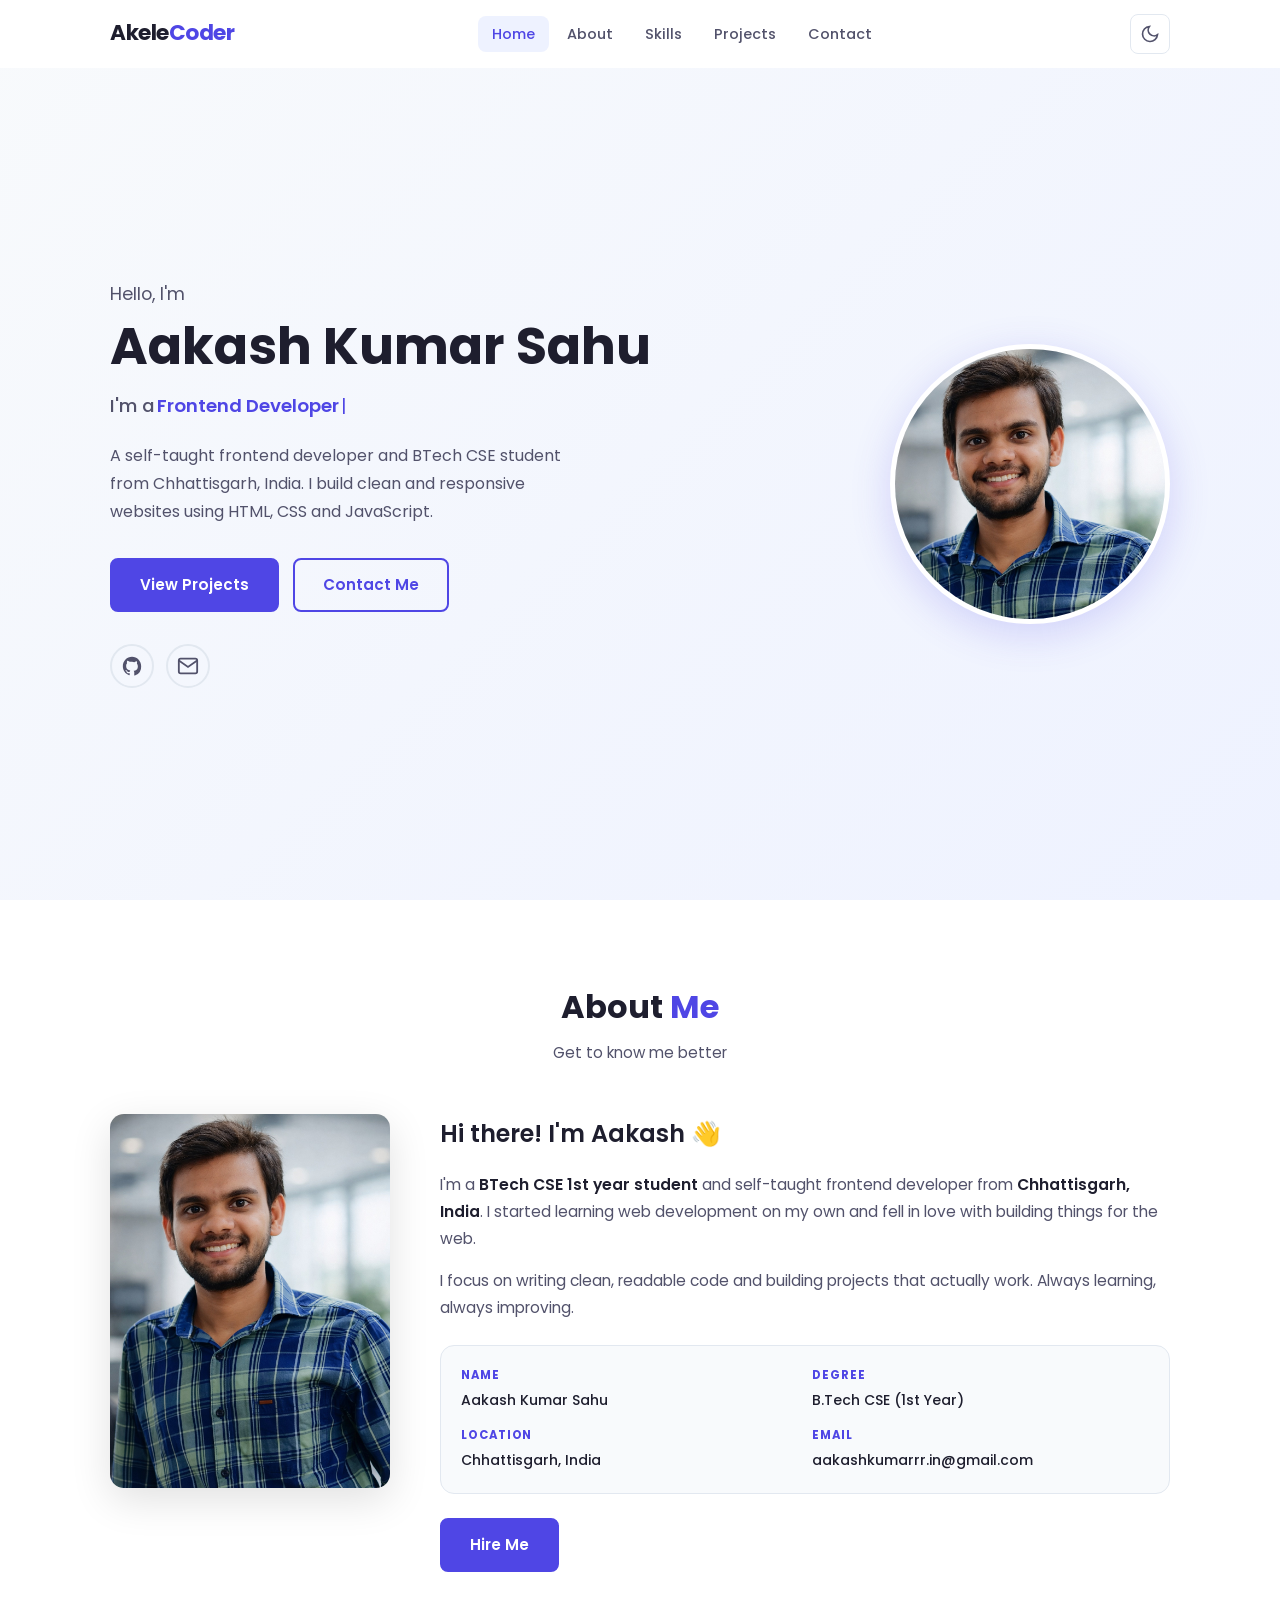
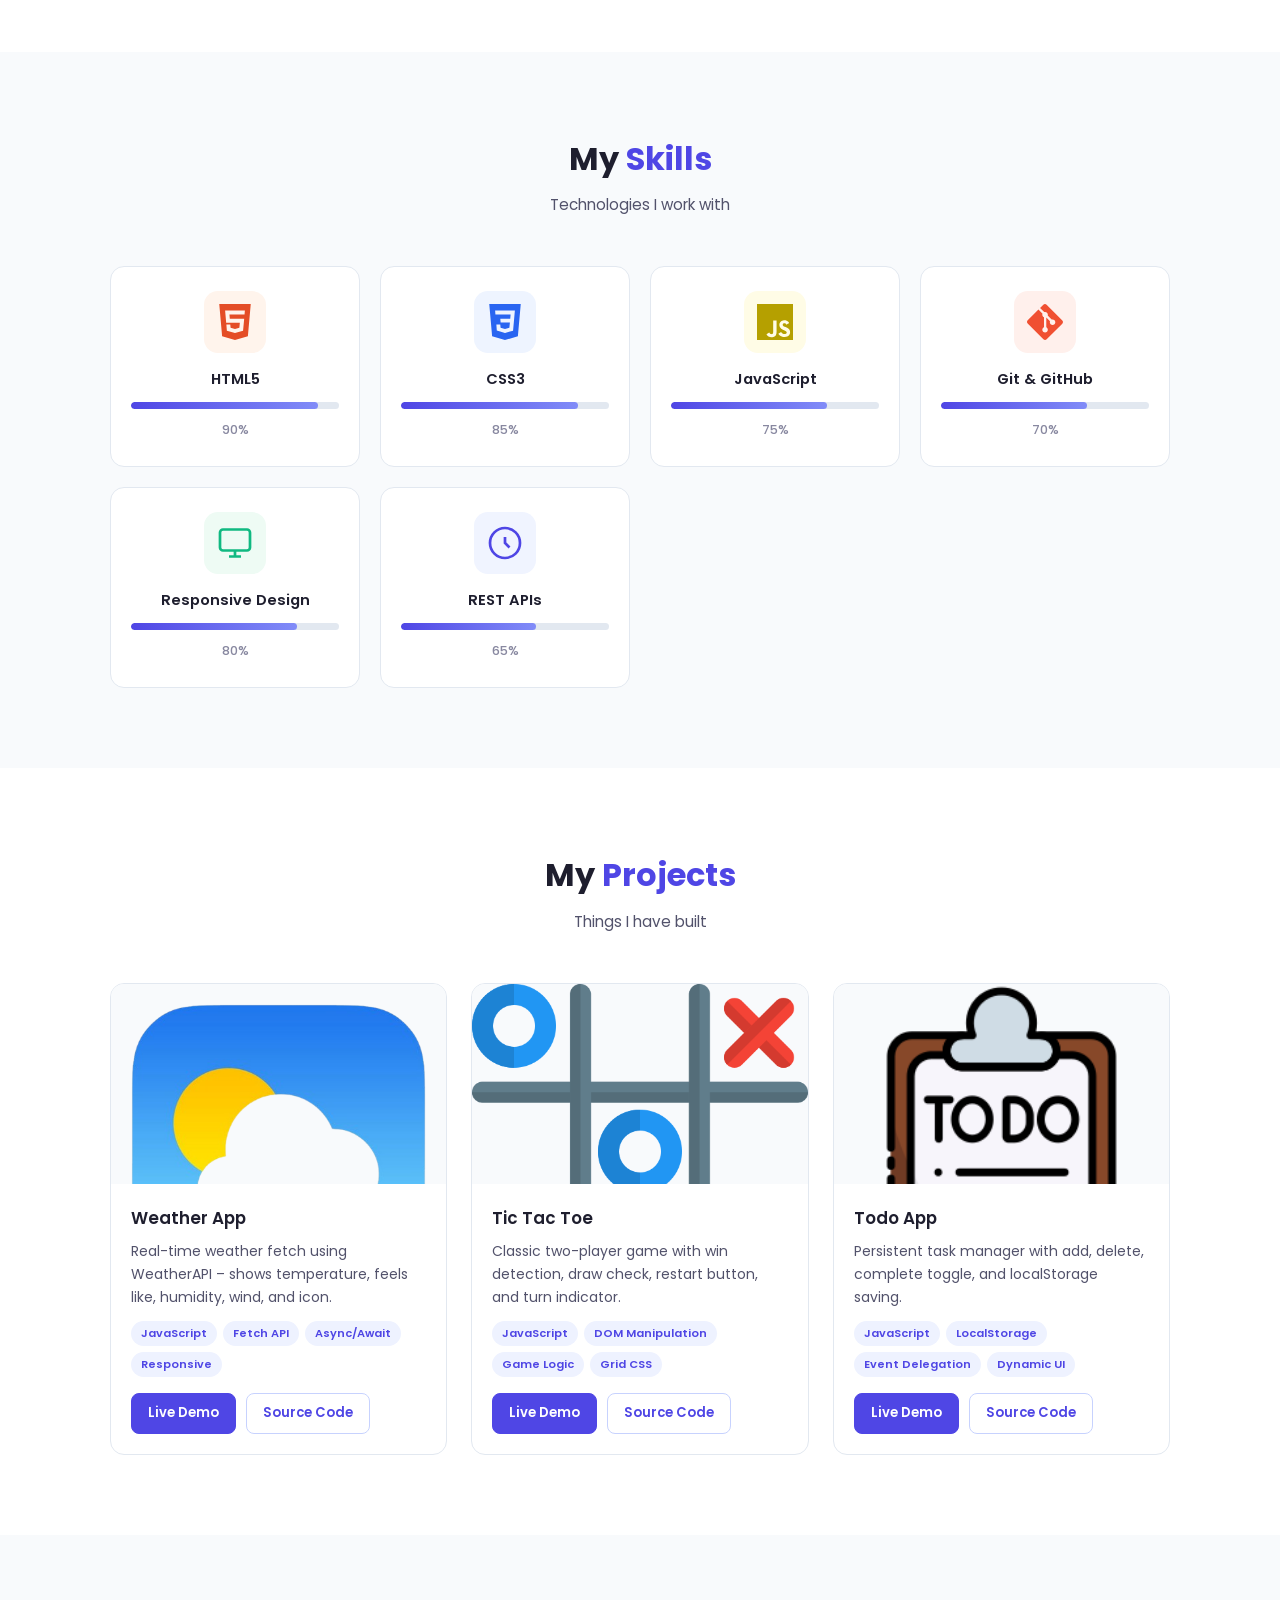
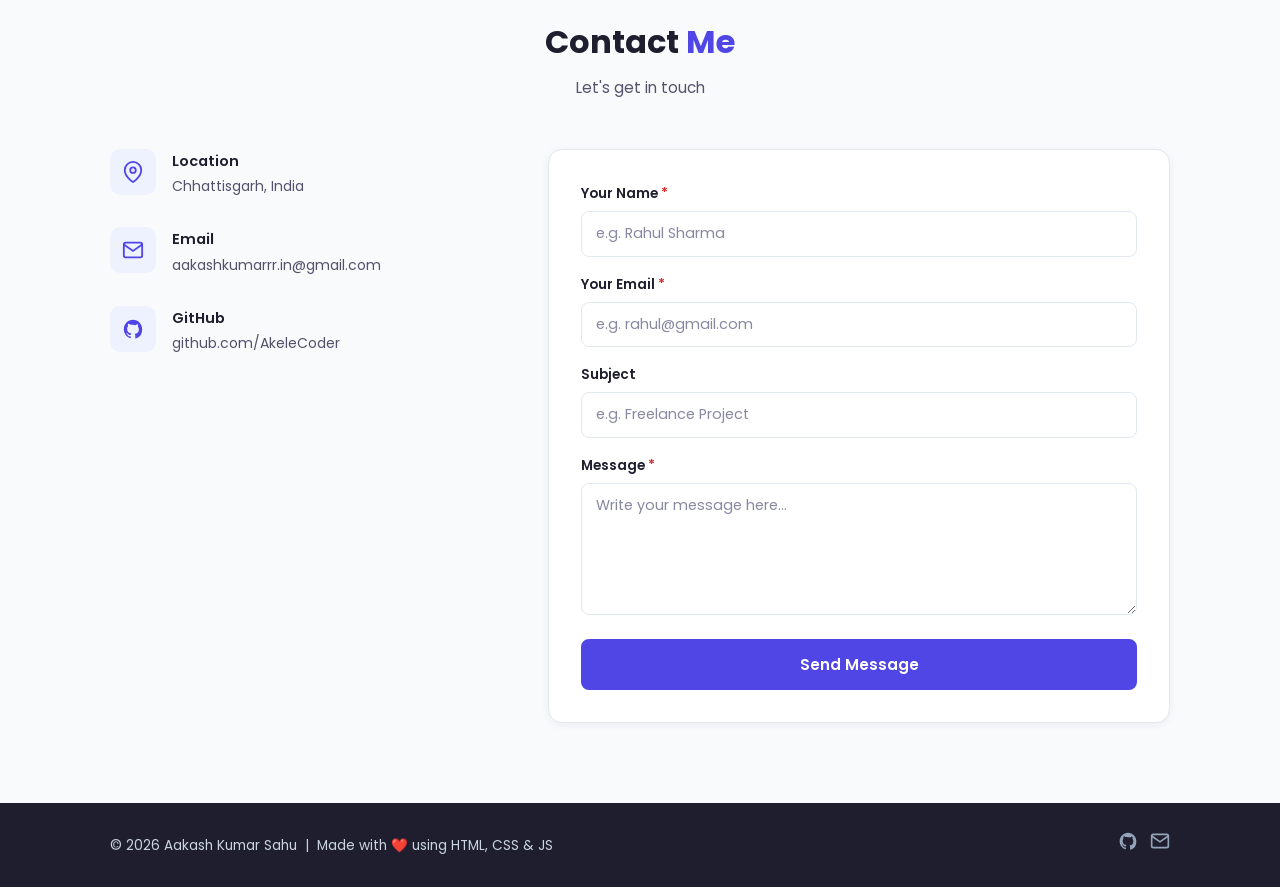
<file: index.html>
<!DOCTYPE html>
<html lang="en" data-theme="light">
<head>
  <meta charset="UTF-8" />
  <meta name="viewport" content="width=device-width, initial-scale=1.0" />

  <!-- ══ PRIMARY SEO ══════════════════════════════════════════════ -->
  <title>Aakash Kumar Sahu | AkeleCoder — Frontend Developer Portfolio</title>
  <meta name="description" content="Aakash Kumar Sahu (AkeleCoder) — BTech CSE 1st year student and self-taught frontend developer from Chhattisgarh, India. Builds responsive websites with HTML, CSS and JavaScript." />

  <!-- All name / brand variations Google should index -->
  <meta name="keywords" content="
    Aakash Kumar Sahu, Aakash Kumar, Aakash Sahu, Aakash,
    AkeleCoder, Akele Coder, akelecoder, akele coder,
    aakash kumar sahu portfolio, aakash portfolio, aakashportfolio,
    aakash kumar portfolio, aakash sahu portfolio,
    aakash frontend developer, aakash web developer,
    aakash chhattisgarh, aakash india developer,
    aakash btech cse, aakash cse student,
    akelecoder portfolio, akelecoder github,
    akelecoder netlify, akelecoder.netlify.app,
    frontend developer chhattisgarh, web developer chhattisgarh,
    self taught developer india, btech cse student developer,
    html css javascript developer india,
    vanilla javascript developer, javascript student portfolio,
    aakash kumar sahu github, aakash kumar sahu netlify,
    aakash kumar sahu web developer, aakash kumar sahu coder,
    portfolio aakash, portfolio akelecoder
  " />

  <meta name="author" content="Aakash Kumar Sahu" />
  <meta name="robots" content="index, follow, max-image-preview:large" />
  <meta name="google-site-verification" content="VmXktAtuGPjL1S2ZWhC9DBmolaau0RA2HMceq0quTHY" />
  <link rel="canonical" href="https://akelecoder.netlify.app/" />

  <!-- ══ FAVICON — SVG (inline, no external file needed) ══════════ -->
  <link rel="icon" href="images/favicon.svg" type="image/svg+xml" />
  <link rel="alternate icon" href="images/favicon.ico" type="image/x-icon" />
  <link rel="apple-touch-icon" sizes="180x180" href="images/favicon.svg" />

  <!-- ══ OPEN GRAPH (Facebook / WhatsApp / LinkedIn) ═════════════ -->
  <meta property="og:title" content="Aakash Kumar Sahu | AkeleCoder — Frontend Developer" />
  <meta property="og:description" content="BTech CSE student and self-taught frontend developer from Chhattisgarh, India. HTML · CSS · JavaScript." />
  <meta property="og:type" content="website" />
  <meta property="og:url" content="https://akelecoder.netlify.app/" />
  <meta property="og:image" content="https://akelecoder.netlify.app/images/og-preview.jpg" />
  <meta property="og:site_name" content="AkeleCoder" />
  <meta property="og:locale" content="en_IN" />

  <!-- ══ TWITTER CARD ════════════════════════════════════════════ -->
  <meta name="twitter:card" content="summary_large_image" />
  <meta name="twitter:title" content="Aakash Kumar Sahu | AkeleCoder — Frontend Developer" />
  <meta name="twitter:description" content="BTech CSE student · Frontend Developer · Chhattisgarh, India" />
  <meta name="twitter:image" content="https://akelecoder.netlify.app/images/og-preview.jpg" />

  <!-- ══ STRUCTURED DATA (JSON-LD) — helps Google show rich results -->
  <script type="application/ld+json">
  {
    "@context": "https://schema.org",
    "@type": "Person",
    "name": "Aakash Kumar Sahu",
    "alternateName": ["AkeleCoder", "Akele Coder", "Aakash Kumar", "Aakash Sahu"],
    "jobTitle": "Frontend Developer",
    "description": "BTech CSE student and self-taught frontend developer from Chhattisgarh, India",
    "url": "https://akelecoder.netlify.app/",
    "sameAs": ["https://github.com/AkeleCoder"],
    "email": "aakashkumarrr.in@gmail.com",
    "address": {
      "@type": "PostalAddress",
      "addressRegion": "Chhattisgarh",
      "addressCountry": "IN"
    },
    "knowsAbout": ["HTML5", "CSS3", "JavaScript", "Responsive Design", "Git", "REST APIs"]
  }
  </script>

  <!-- ══ THEME — set before paint to avoid flash ═════════════════ -->
  <script>
    (function() {
      var saved = localStorage.getItem('theme');
      var prefer = window.matchMedia('(prefers-color-scheme: dark)').matches ? 'dark' : 'light';
      document.documentElement.setAttribute('data-theme', saved || prefer);
    })();
  </script>

  <!-- Google Fonts: Poppins -->
  <link rel="preconnect" href="https://fonts.googleapis.com" />
  <link rel="preconnect" href="https://fonts.gstatic.com" crossorigin />
  <link href="https://fonts.googleapis.com/css2?family=Poppins:wght@300;400;500;600;700&display=swap" rel="stylesheet" />

  <link rel="stylesheet" href="css/style.css" />
</head>
<body>

  <!-- ==============================
       NAVBAR
  ============================== -->
  <nav class="navbar" id="navbar">
    <div class="nav-container">

      <a href="#home" class="nav-logo">Akele<span>Coder</span></a>

      <ul class="nav-menu" id="nav-menu">
        <li><a href="#home"     class="nav-link active">Home</a></li>
        <li><a href="#about"    class="nav-link">About</a></li>
        <li><a href="#skills"   class="nav-link">Skills</a></li>
        <li><a href="#projects" class="nav-link">Projects</a></li>
        <li><a href="#contact"  class="nav-link">Contact</a></li>
      </ul>

      <!-- Hamburger (mobile only) -->
      <button
        class="hamburger"
        id="hamburger"
        aria-label="Toggle navigation menu"
        aria-expanded="false"
        aria-controls="nav-menu"
      >
        <span class="bar"></span>
        <span class="bar"></span>
        <span class="bar"></span>
      </button>

      <!-- Dark / Light mode toggle -->
      <button
        class="theme-toggle"
        id="theme-toggle"
        aria-label="Toggle dark mode"
        title="Toggle dark/light mode"
      >
        <!-- Sun icon (shown in dark mode) -->
        <svg class="icon-sun" viewBox="0 0 24 24" fill="none" stroke="currentColor" stroke-width="2" width="20" height="20" aria-hidden="true">
          <circle cx="12" cy="12" r="5"/>
          <line x1="12" y1="1" x2="12" y2="3"/>
          <line x1="12" y1="21" x2="12" y2="23"/>
          <line x1="4.22" y1="4.22" x2="5.64" y2="5.64"/>
          <line x1="18.36" y1="18.36" x2="19.78" y2="19.78"/>
          <line x1="1" y1="12" x2="3" y2="12"/>
          <line x1="21" y1="12" x2="23" y2="12"/>
          <line x1="4.22" y1="19.78" x2="5.64" y2="18.36"/>
          <line x1="18.36" y1="5.64" x2="19.78" y2="4.22"/>
        </svg>
        <!-- Moon icon (shown in light mode) -->
        <svg class="icon-moon" viewBox="0 0 24 24" fill="none" stroke="currentColor" stroke-width="2" width="20" height="20" aria-hidden="true">
          <path d="M21 12.79A9 9 0 1111.21 3 7 7 0 0021 12.79z"/>
        </svg>
      </button>

    </div>
  </nav>

  <!-- ==============================
       HOME / HERO
  ============================== -->
  <section class="hero" id="home">
    <div class="hero-container">

      <!-- Text side -->
      <div class="hero-text">
        <p class="hero-greeting">Hello, I'm</p>
        <h1 class="hero-name">Aakash Kumar Sahu</h1>
        <h2 class="hero-role">
          I'm a <span id="typed-text"></span><span class="cursor-blink">|</span>
        </h2>
        <p class="hero-desc">
          A self-taught frontend developer and BTech CSE student from Chhattisgarh, India.
          I build clean and responsive websites using HTML, CSS and JavaScript.
        </p>
        <div class="hero-btns">
          <a href="#projects" class="btn btn-primary">View Projects</a>
          <a href="#contact"  class="btn btn-outline">Contact Me</a>
        </div>
        <div class="hero-social">
          <a href="https://github.com/AkeleCoder" target="_blank" rel="noopener noreferrer" aria-label="GitHub profile">
            <svg viewBox="0 0 24 24" fill="currentColor" width="22" height="22" aria-hidden="true">
              <path d="M12 2C6.48 2 2 6.58 2 12.26c0 4.54 2.87 8.39 6.84 9.75.5.09.68-.22.68-.49 0-.24-.01-.87-.01-1.71-2.78.62-3.37-1.37-3.37-1.37-.45-1.18-1.11-1.5-1.11-1.5-.91-.64.07-.62.07-.62 1 .07 1.53 1.06 1.53 1.06.89 1.57 2.34 1.12 2.91.86.09-.67.35-1.12.63-1.38-2.22-.26-4.56-1.14-4.56-5.07 0-1.12.39-2.03 1.03-2.75-.1-.26-.45-1.3.1-2.71 0 0 .84-.27 2.75 1.05A9.38 9.38 0 0112 7.43a9.38 9.38 0 012.51.35c1.9-1.32 2.74-1.05 2.74-1.05.55 1.41.2 2.45.1 2.71.64.72 1.03 1.63 1.03 2.75 0 3.94-2.34 4.81-4.57 5.06.36.32.68.94.68 1.9 0 1.38-.01 2.49-.01 2.82 0 .27.18.59.69.49A10.27 10.27 0 0022 12.26C22 6.58 17.52 2 12 2z"/>
            </svg>
          </a>
          <a href="mailto:aakashkumarrr.in@gmail.com" aria-label="Send email">
            <svg viewBox="0 0 24 24" fill="none" stroke="currentColor" stroke-width="2" width="22" height="22" aria-hidden="true">
              <path d="M4 4h16c1.1 0 2 .9 2 2v12c0 1.1-.9 2-2 2H4c-1.1 0-2-.9-2-2V6c0-1.1.9-2 2-2z"/>
              <polyline points="22,6 12,13 2,6"/>
            </svg>
          </a>
        </div>
      </div>

      <!-- Photo side -->
      <div class="hero-image">
        <div class="hero-img-box">
          <img src="images/profile.jpg" alt="Aakash Kumar Sahu — frontend developer" />
        </div>
      </div>

    </div>
  </section>

  <!-- ==============================
       ABOUT
  ============================== -->
  <section class="about section" id="about">
    <div class="container">
      <h2 class="section-title">About <span>Me</span></h2>
      <p class="section-sub">Get to know me better</p>

      <div class="about-grid">

        <div class="about-img">
          <img src="images/profile.jpg" alt="Aakash Kumar Sahu" loading="lazy" />
        </div>

        <div class="about-info">
          <h3>Hi there! I'm Aakash 👋</h3>
          <p>
            I'm a <strong>BTech CSE 1st year student</strong> and self-taught frontend developer
            from <strong>Chhattisgarh, India</strong>. I started learning web development on my own
            and fell in love with building things for the web.
          </p>
          <p>
            I focus on writing clean, readable code and building projects that actually work.
            Always learning, always improving.
          </p>

          <div class="about-details">
            <div class="detail-item">
              <span class="detail-label">Name</span>
              <span class="detail-value">Aakash Kumar Sahu</span>
            </div>
            <div class="detail-item">
              <span class="detail-label">Degree</span>
              <span class="detail-value">B.Tech CSE (1st Year)</span>
            </div>
            <div class="detail-item">
              <span class="detail-label">Location</span>
              <span class="detail-value">Chhattisgarh, India</span>
            </div>
            <div class="detail-item">
              <span class="detail-label">Email</span>
              <span class="detail-value">aakashkumarrr.in@gmail.com</span>
            </div>
          </div>

          <a href="#contact" class="btn btn-primary about-btn">Hire Me</a>
        </div>

      </div>
    </div>
  </section>

  <!-- ==============================
       SKILLS
  ============================== -->
  <section class="skills section" id="skills">
    <div class="container">
      <h2 class="section-title">My <span>Skills</span></h2>
      <p class="section-sub">Technologies I work with</p>

      <div class="skills-grid">

        <div class="skill-card">
          <div class="skill-icon html-icon">
            <svg viewBox="0 0 24 24" fill="currentColor" width="36" height="36" aria-hidden="true"><path d="M1.5 0h21l-1.91 21.563L11.977 24l-8.564-2.438L1.5 0zm7.031 9.75l-.232-2.718 10.059.003.23-2.622L5.412 4.41l.698 8.01h9.126l-.326 3.426-2.91.804-2.955-.81-.188-2.11H6.248l.33 4.171L12 19.351l5.379-1.443.744-8.157H8.531z"/></svg>
          </div>
          <h4>HTML5</h4>
          <div class="skill-bar" role="progressbar" aria-valuenow="90" aria-valuemin="0" aria-valuemax="100" aria-label="HTML5 skill level 90%">
            <div class="skill-fill" style="--w: 90%"></div>
          </div>
          <span class="skill-percent">90%</span>
        </div>

        <div class="skill-card">
          <div class="skill-icon css-icon">
            <svg viewBox="0 0 24 24" fill="currentColor" width="36" height="36" aria-hidden="true"><path d="M1.5 0h21l-1.91 21.563L11.977 24l-8.565-2.438L1.5 0zm17.09 4.413L5.41 4.41l.213 2.622 10.125.003-.255 2.716h-6.64l.24 2.573h6.182l-.366 3.523-2.91.804-2.956-.81-.188-2.11h-2.61l.29 3.855L12 19.288l5.373-1.53L18.59 4.413z"/></svg>
          </div>
          <h4>CSS3</h4>
          <div class="skill-bar" role="progressbar" aria-valuenow="85" aria-valuemin="0" aria-valuemax="100" aria-label="CSS3 skill level 85%">
            <div class="skill-fill" style="--w: 85%"></div>
          </div>
          <span class="skill-percent">85%</span>
        </div>

        <div class="skill-card">
          <div class="skill-icon js-icon">
            <svg viewBox="0 0 24 24" fill="currentColor" width="36" height="36" aria-hidden="true"><path d="M0 0h24v24H0V0zm22.034 18.276c-.175-1.095-.888-2.015-3.003-2.873-.736-.345-1.554-.585-1.797-1.14-.091-.33-.105-.51-.046-.705.15-.646.915-.84 1.515-.66.39.12.75.42.976.9 1.034-.676 1.034-.676 1.755-1.125-.27-.42-.404-.601-.586-.78-.63-.705-1.469-1.065-2.834-1.034l-.705.089c-.676.165-1.32.525-1.71 1.005-1.14 1.291-.811 3.541.569 4.471 1.365 1.02 3.361 1.244 3.616 2.205.24 1.17-.87 1.545-1.966 1.41-.811-.18-1.26-.586-1.755-1.336l-1.83 1.051c.21.48.45.689.81 1.109 1.74 1.756 6.09 1.666 6.871-1.004.029-.09.24-.705.074-1.65l.046.067zm-8.983-7.245h-2.248c0 1.938-.009 3.864-.009 5.805 0 1.232.063 2.363-.138 2.711-.33.689-1.18.601-1.566.48-.396-.196-.597-.466-.83-.855-.063-.105-.11-.196-.127-.196l-1.825 1.125c.305.63.75 1.172 1.324 1.517.855.51 2.004.675 3.207.405.783-.226 1.458-.691 1.811-1.411.51-.93.402-2.07.397-3.346.012-2.054 0-4.109 0-6.179l.004-.056z"/></svg>
          </div>
          <h4>JavaScript</h4>
          <div class="skill-bar" role="progressbar" aria-valuenow="75" aria-valuemin="0" aria-valuemax="100" aria-label="JavaScript skill level 75%">
            <div class="skill-fill" style="--w: 75%"></div>
          </div>
          <span class="skill-percent">75%</span>
        </div>

        <div class="skill-card">
          <div class="skill-icon git-icon">
            <svg viewBox="0 0 24 24" fill="currentColor" width="36" height="36" aria-hidden="true"><path d="M23.546 10.93L13.067.452c-.604-.603-1.582-.603-2.188 0L8.708 2.627l2.76 2.76c.645-.215 1.379-.07 1.889.441.516.515.658 1.258.438 1.9l2.658 2.66c.645-.223 1.387-.078 1.9.435.721.72.721 1.884 0 2.604-.719.719-1.881.719-2.6 0-.539-.541-.674-1.337-.404-1.996L12.86 8.955v6.525c.176.086.342.203.488.348.713.721.713 1.883 0 2.6-.719.721-1.889.721-2.609 0-.719-.719-.719-1.879 0-2.598.182-.18.387-.316.605-.406V8.835c-.217-.091-.424-.222-.6-.401-.545-.545-.676-1.342-.396-2.009L7.636 3.7.45 10.881c-.6.605-.6 1.584 0 2.189l10.48 10.477c.604.604 1.582.604 2.186 0l10.43-10.43c.605-.603.605-1.582 0-2.187"/></svg>
          </div>
          <h4>Git &amp; GitHub</h4>
          <div class="skill-bar" role="progressbar" aria-valuenow="70" aria-valuemin="0" aria-valuemax="100" aria-label="Git and GitHub skill level 70%">
            <div class="skill-fill" style="--w: 70%"></div>
          </div>
          <span class="skill-percent">70%</span>
        </div>

        <div class="skill-card">
          <div class="skill-icon resp-icon">
            <svg viewBox="0 0 24 24" fill="none" stroke="currentColor" stroke-width="1.8" width="36" height="36" aria-hidden="true"><rect x="2" y="3" width="20" height="14" rx="2"/><path d="M8 21h8M12 17v4"/></svg>
          </div>
          <h4>Responsive Design</h4>
          <div class="skill-bar" role="progressbar" aria-valuenow="80" aria-valuemin="0" aria-valuemax="100" aria-label="Responsive Design skill level 80%">
            <div class="skill-fill" style="--w: 80%"></div>
          </div>
          <span class="skill-percent">80%</span>
        </div>

        <div class="skill-card">
          <div class="skill-icon api-icon">
            <svg viewBox="0 0 24 24" fill="none" stroke="currentColor" stroke-width="1.8" width="36" height="36" aria-hidden="true"><circle cx="12" cy="12" r="10"/><path d="M12 8v4l3 3"/></svg>
          </div>
          <h4>REST APIs</h4>
          <div class="skill-bar" role="progressbar" aria-valuenow="65" aria-valuemin="0" aria-valuemax="100" aria-label="REST APIs skill level 65%">
            <div class="skill-fill" style="--w: 65%"></div>
          </div>
          <span class="skill-percent">65%</span>
        </div>

      </div>
    </div>
  </section>

  <!-- ==============================
       PROJECTS
  ============================== -->
  <section class="projects section" id="projects">
    <div class="container">
      <h2 class="section-title">My <span>Projects</span></h2>
      <p class="section-sub">Things I have built</p>

      <div id="project-loading" class="loading-wrap">
        <div class="loader"></div>
        <p>Loading projects...</p>
      </div>

      <div id="project-container" class="projects-grid" style="display: none;"></div>

      <div id="project-error" class="error-msg" style="display: none;">
        <p>Could not load projects. Please refresh the page.</p>
      </div>

    </div>
  </section>

  <!-- ==============================
       CONTACT
  ============================== -->
  <section class="contact section" id="contact">
    <div class="container">
      <h2 class="section-title">Contact <span>Me</span></h2>
      <p class="section-sub">Let's get in touch</p>

      <div class="contact-grid">

        <!-- Contact info -->
        <div class="contact-info">

          <div class="contact-item">
            <div class="contact-icon">
              <svg viewBox="0 0 24 24" fill="none" stroke="currentColor" stroke-width="2" width="22" height="22" aria-hidden="true"><path d="M21 10c0 7-9 13-9 13s-9-6-9-13a9 9 0 0118 0z"/><circle cx="12" cy="10" r="3"/></svg>
            </div>
            <div class="contact-text">
              <h4>Location</h4>
              <p>Chhattisgarh, India</p>
            </div>
          </div>

          <div class="contact-item">
            <div class="contact-icon">
              <svg viewBox="0 0 24 24" fill="none" stroke="currentColor" stroke-width="2" width="22" height="22" aria-hidden="true"><path d="M4 4h16c1.1 0 2 .9 2 2v12c0 1.1-.9 2-2 2H4c-1.1 0-2-.9-2-2V6c0-1.1.9-2 2-2z"/><polyline points="22,6 12,13 2,6"/></svg>
            </div>
            <div class="contact-text">
              <h4>Email</h4>
              <p>aakashkumarrr.in@gmail.com</p>
            </div>
          </div>

          <div class="contact-item">
            <div class="contact-icon">
              <svg viewBox="0 0 24 24" fill="currentColor" width="22" height="22" aria-hidden="true"><path d="M12 2C6.48 2 2 6.58 2 12.26c0 4.54 2.87 8.39 6.84 9.75.5.09.68-.22.68-.49 0-.24-.01-.87-.01-1.71-2.78.62-3.37-1.37-3.37-1.37-.45-1.18-1.11-1.5-1.11-1.5-.91-.64.07-.62.07-.62 1 .07 1.53 1.06 1.53 1.06.89 1.57 2.34 1.12 2.91.86.09-.67.35-1.12.63-1.38-2.22-.26-4.56-1.14-4.56-5.07 0-1.12.39-2.03 1.03-2.75-.1-.26-.45-1.3.1-2.71 0 0 .84-.27 2.75 1.05A9.38 9.38 0 0112 7.43a9.38 9.38 0 012.51.35c1.9-1.32 2.74-1.05 2.74-1.05.55 1.41.2 2.45.1 2.71.64.72 1.03 1.63 1.03 2.75 0 3.94-2.34 4.81-4.57 5.06.36.32.68.94.68 1.9 0 1.38-.01 2.49-.01 2.82 0 .27.18.59.69.49A10.27 10.27 0 0022 12.26C22 6.58 17.52 2 12 2z"/></svg>
            </div>
            <div class="contact-text">
              <h4>GitHub</h4>
              <p>github.com/AkeleCoder</p>
            </div>
          </div>

        </div>

        <!-- Contact form
             HOW TO ACTIVATE:
             1. Go to formspree.io → sign up free → create a new form
             2. Copy your endpoint, e.g. https://formspree.io/f/xyzabc12
             3. Replace YOUR_FORMSPREE_ID below with your real ID
        -->
        <form
          class="contact-form"
          id="contact-form"
          action="https://formspree.io/f/mqeydaez"
          method="POST"
          novalidate
        >

          <div class="form-group">
            <label for="input-name">Your Name <span class="required">*</span></label>
            <input
              type="text"
              id="input-name"
              name="name"
              placeholder="e.g. Rahul Sharma"
              required
            />
          </div>

          <div class="form-group">
            <label for="input-email">Your Email <span class="required">*</span></label>
            <input
              type="email"
              id="input-email"
              name="email"
              placeholder="e.g. rahul@gmail.com"
              required
            />
          </div>

          <div class="form-group">
            <label for="input-subject">Subject</label>
            <input
              type="text"
              id="input-subject"
              name="subject"
              placeholder="e.g. Freelance Project"
            />
          </div>

          <div class="form-group">
            <label for="input-message">Message <span class="required">*</span></label>
            <textarea
              id="input-message"
              name="message"
              rows="5"
              placeholder="Write your message here..."
              required
            ></textarea>
          </div>

          <button type="submit" class="btn btn-primary btn-full" id="submit-btn">
            Send Message
          </button>

          <!-- Status messages (shown by JS) -->
          <p class="form-success" id="form-success">
            ✅ Message sent! I will get back to you soon.
          </p>
          <p class="form-error" id="form-error">
            ❌ Something went wrong. Please email me directly.
          </p>

        </form>

      </div>
    </div>
  </section>

  <!-- ==============================
       FOOTER
  ============================== -->
  <footer class="footer">
    <div class="container footer-inner">
      <p class="footer-copy">
        &copy; <span id="year"></span> Aakash Kumar Sahu &nbsp;|&nbsp; Made with ❤️ using HTML, CSS &amp; JS
      </p>
      <div class="footer-social">
        <a href="https://github.com/AkeleCoder" target="_blank" rel="noopener noreferrer" aria-label="GitHub">
          <svg viewBox="0 0 24 24" fill="currentColor" width="20" height="20" aria-hidden="true">
            <path d="M12 2C6.48 2 2 6.58 2 12.26c0 4.54 2.87 8.39 6.84 9.75.5.09.68-.22.68-.49 0-.24-.01-.87-.01-1.71-2.78.62-3.37-1.37-3.37-1.37-.45-1.18-1.11-1.5-1.11-1.5-.91-.64.07-.62.07-.62 1 .07 1.53 1.06 1.53 1.06.89 1.57 2.34 1.12 2.91.86.09-.67.35-1.12.63-1.38-2.22-.26-4.56-1.14-4.56-5.07 0-1.12.39-2.03 1.03-2.75-.1-.26-.45-1.3.1-2.71 0 0 .84-.27 2.75 1.05A9.38 9.38 0 0112 7.43a9.38 9.38 0 012.51.35c1.9-1.32 2.74-1.05 2.74-1.05.55 1.41.2 2.45.1 2.71.64.72 1.03 1.63 1.03 2.75 0 3.94-2.34 4.81-4.57 5.06.36.32.68.94.68 1.9 0 1.38-.01 2.49-.01 2.82 0 .27.18.59.69.49A10.27 10.27 0 0022 12.26C22 6.58 17.52 2 12 2z"/>
          </svg>
        </a>
        <a href="mailto:aakashkumarrr.in@gmail.com" aria-label="Email">
          <svg viewBox="0 0 24 24" fill="none" stroke="currentColor" stroke-width="2" width="20" height="20" aria-hidden="true">
            <path d="M4 4h16c1.1 0 2 .9 2 2v12c0 1.1-.9 2-2 2H4c-1.1 0-2-.9-2-2V6c0-1.1.9-2 2-2z"/>
            <polyline points="22,6 12,13 2,6"/>
          </svg>
        </a>
      </div>
    </div>
  </footer>

  <!-- All JS in one file -->
  <script src="js/script.js"></script>

</body>
</html>
</file>
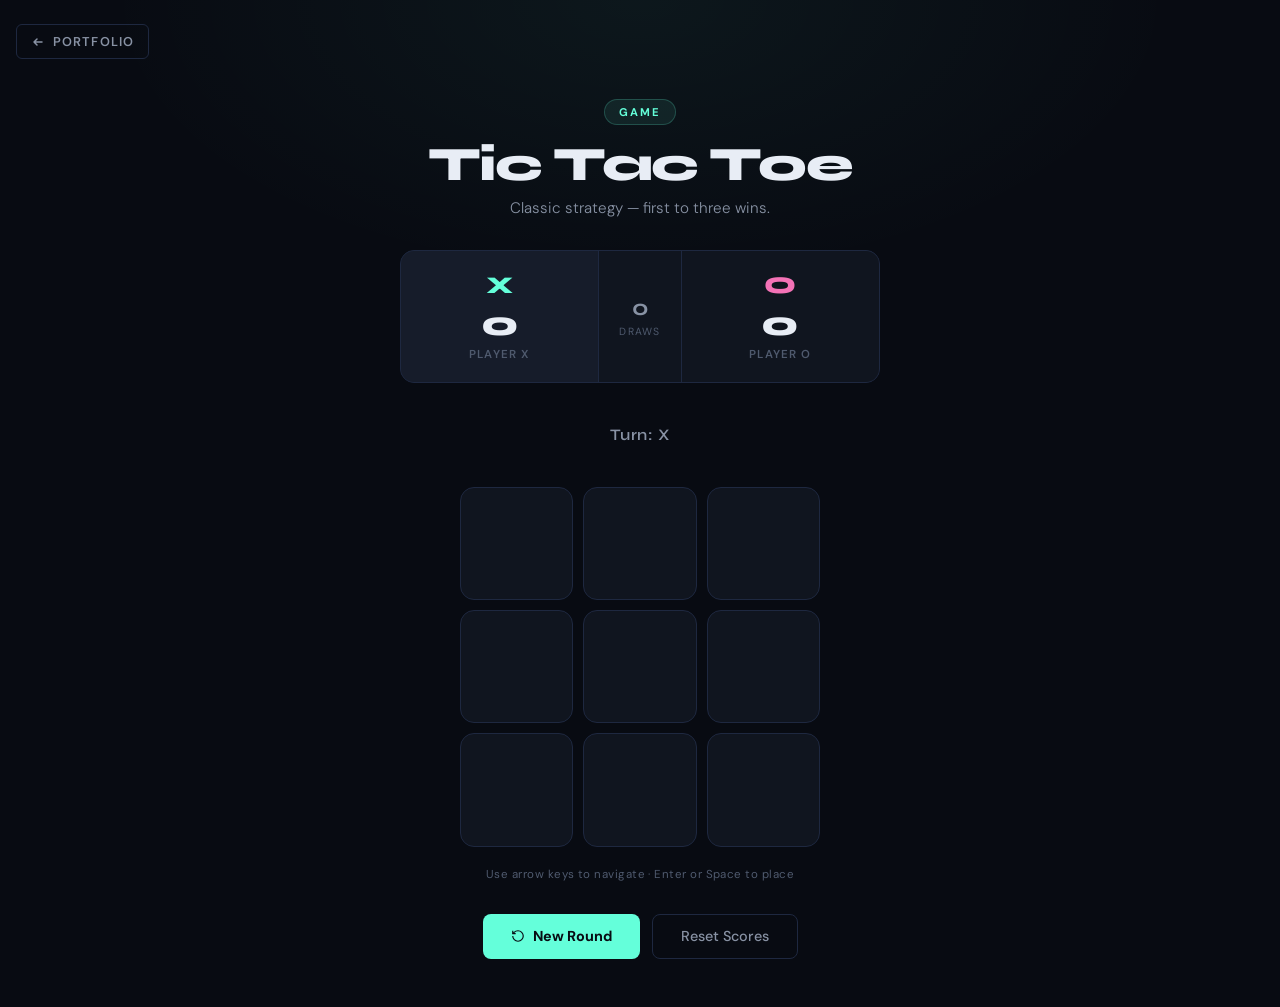
<file: projects/tic-tac-toe/index.html>
<!DOCTYPE html>
<html lang="en">
<head>
  <meta charset="UTF-8" />
  <meta name="viewport" content="width=device-width, initial-scale=1.0" />
  <title>Tic Tac Toe | Akele Coder</title>
  <meta name="description" content="Tic Tac Toe game with scoreboard — built by Aakash Kumar Sahu (AkeleCoder)." />

  <link rel="preconnect" href="https://fonts.googleapis.com" />
  <link rel="preconnect" href="https://fonts.gstatic.com" crossorigin />
  <link
    href="https://fonts.googleapis.com/css2?family=Syne:wght@400;600;700;800&family=DM+Sans:ital,wght@0,300;0,400;0,500;1,300&display=swap"
    rel="stylesheet"
  />
  <link rel="stylesheet" href="style.css" />
</head>
<body>

  <!-- Back to portfolio -->
  <a href="../../index.html" class="back-link">
    <svg width="14" height="14" viewBox="0 0 14 14" fill="none" aria-hidden="true">
      <path d="M11 7H3M6 4L3 7l3 3" stroke="currentColor" stroke-width="1.5" stroke-linecap="round" stroke-linejoin="round"/>
    </svg>
    Portfolio
  </a>

  <main class="page">

    <!-- Page header -->
    <header class="page-header">
      <span class="page-tag">Game</span>
      <h1 class="page-title">Tic Tac Toe</h1>
      <p class="page-sub">Classic strategy — first to three wins.</p>
    </header>

    <!-- Scoreboard -->
    <div class="scoreboard" aria-label="Score">
      <div class="score-block" id="score-x" aria-label="Player X score">
        <span class="score-mark x-mark" aria-hidden="true">X</span>
        <span class="score-val" id="score-x-val">0</span>
        <span class="score-label">Player X</span>
      </div>
      <div class="score-divider" aria-label="Draws">
        <span class="score-draws" id="score-draws">0</span>
        <span class="score-draws-label">Draws</span>
      </div>
      <div class="score-block" id="score-o" aria-label="Player O score">
        <span class="score-mark o-mark" aria-hidden="true">O</span>
        <span class="score-val" id="score-o-val">0</span>
        <span class="score-label">Player O</span>
      </div>
    </div>

    <!-- Status — aria-live announces turn/win/draw to screen readers -->
    <div class="status-bar">
      <p
        id="status"
        class="status-text"
        aria-live="polite"
        aria-atomic="true"
      >Turn: X</p>
    </div>

    <!-- Board — built by JS, role="grid" with keyboard nav -->
    <div
      class="board"
      id="board"
      role="grid"
      aria-label="Tic Tac Toe board"
    ></div>

    <!-- Keyboard hint (hidden on touch devices via CSS) -->
    <p class="keyboard-hint" aria-hidden="true">
      Use arrow keys to navigate · Enter or Space to place
    </p>

    <!-- Action buttons -->
    <div class="actions">
      <button id="restart" class="btn-primary" aria-label="Start a new round">
        <svg width="14" height="14" viewBox="0 0 24 24" fill="none" stroke="currentColor" stroke-width="2" aria-hidden="true">
          <path d="M3 12a9 9 0 1 0 9-9 9.75 9.75 0 0 0-6.74 2.74L3 8"/>
          <path d="M3 3v5h5"/>
        </svg>
        New Round
      </button>
      <button id="reset-scores" class="btn-ghost" aria-label="Reset all scores to zero">
        Reset Scores
      </button>
    </div>

  </main>

  <script src="script.js"></script>
</body>
</html>
</file>
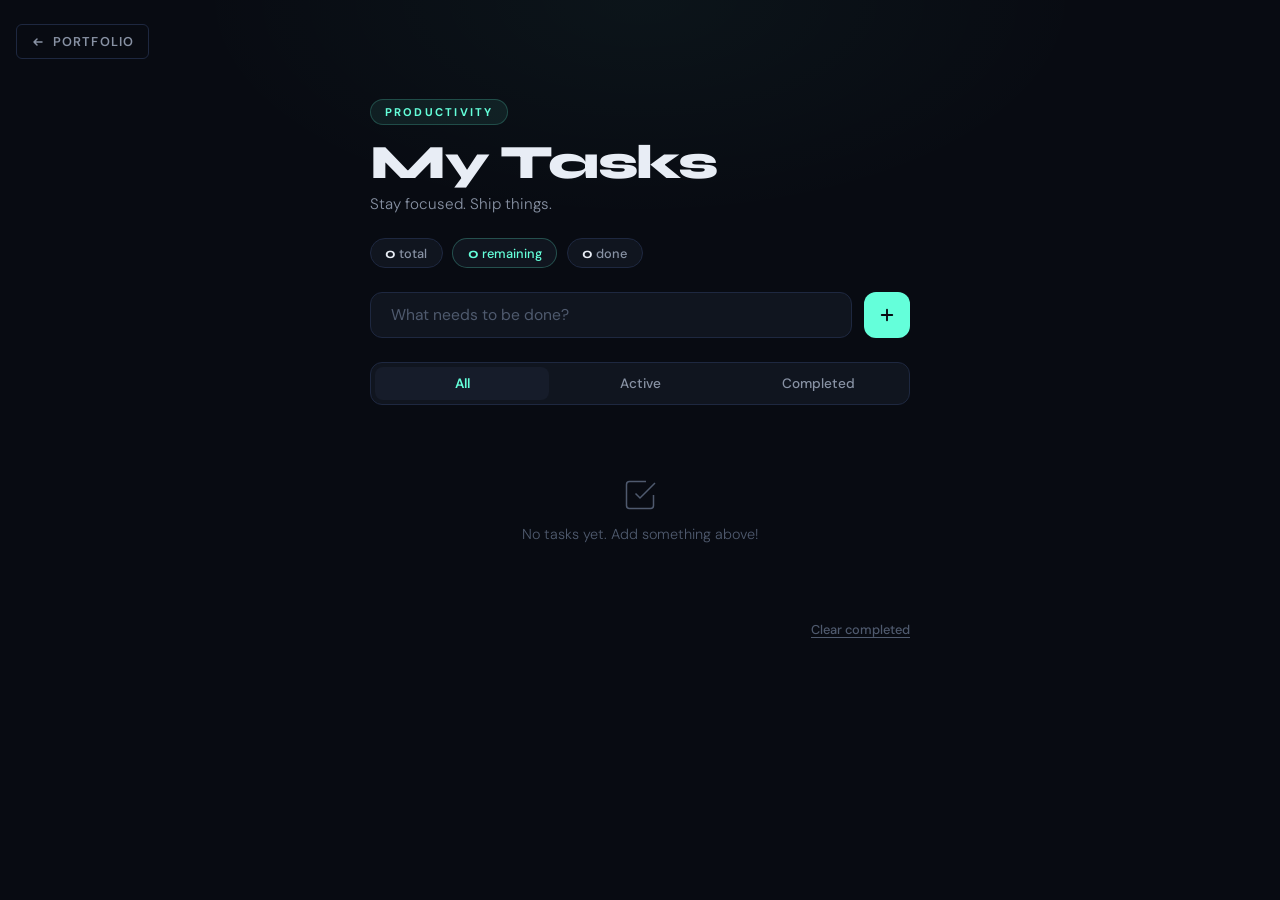
<file: projects/todo-app/index.html>
<!DOCTYPE html>
<html lang="en">
<head>
  <meta charset="UTF-8" />
  <meta name="viewport" content="width=device-width, initial-scale=1.0" />
  <title>Todo App | Akele Coder</title>
  <meta name="description" content="A clean todo app built by Aakash Kumar Sahu (AkeleCoder)." />

  <link rel="preconnect" href="https://fonts.googleapis.com" />
  <link rel="preconnect" href="https://fonts.gstatic.com" crossorigin />
  <link
    href="https://fonts.googleapis.com/css2?family=Syne:wght@400;600;700;800&family=DM+Sans:ital,wght@0,300;0,400;0,500;1,300&display=swap"
    rel="stylesheet"
  />
  <link rel="stylesheet" href="style.css" />
</head>
<body>

  <!-- Back to portfolio -->
  <a href="../../index.html" class="back-link">
    <svg width="14" height="14" viewBox="0 0 14 14" fill="none" aria-hidden="true">
      <path d="M11 7H3M6 4L3 7l3 3" stroke="currentColor" stroke-width="1.5" stroke-linecap="round" stroke-linejoin="round"/>
    </svg>
    Portfolio
  </a>

  <main class="page">

    <!-- Page header -->
    <header class="page-header">
      <span class="page-tag">Productivity</span>
      <h1 class="page-title">My Tasks</h1>
      <p class="page-sub">Stay focused. Ship things.</p>
    </header>

    <!-- Stats bar -->
    <div class="stats-bar" aria-label="Task statistics">
      <div class="stat-chip">
        <span id="count-total">0</span> total
      </div>
      <div class="stat-chip accent">
        <span id="count-active">0</span> remaining
      </div>
      <div class="stat-chip">
        <span id="count-done">0</span> done
      </div>
    </div>

    <!-- Add task input -->
    <div class="input-row">
      <label for="task" class="sr-only">New task</label>
      <input
        id="task"
        type="text"
        placeholder="What needs to be done?"
        autocomplete="off"
        maxlength="120"
        aria-label="New task"
      />
      <button id="add-btn" class="btn-add" aria-label="Add task">
        <svg width="18" height="18" viewBox="0 0 24 24" fill="none" stroke="currentColor" stroke-width="2.5" aria-hidden="true">
          <path d="M12 5v14M5 12h14" stroke-linecap="round"/>
        </svg>
      </button>
    </div>

    <!-- Filter tabs -->
    <div class="filter-tabs" role="tablist" aria-label="Filter tasks">
      <button class="tab active" data-filter="all"       role="tab" aria-selected="true">All</button>
      <button class="tab"        data-filter="active"    role="tab" aria-selected="false">Active</button>
      <button class="tab"        data-filter="completed" role="tab" aria-selected="false">Completed</button>
    </div>

    <!-- Task list -->
    <ul id="list" class="todo-list" aria-label="Task list" aria-live="polite">
      <!-- Empty state shown by JS -->
      <li class="empty-state" id="empty-state" aria-hidden="false">
        <svg width="36" height="36" viewBox="0 0 24 24" fill="none" stroke="currentColor" stroke-width="1" aria-hidden="true">
          <path d="M9 11l3 3L22 4"/>
          <path d="M21 12v7a2 2 0 01-2 2H5a2 2 0 01-2-2V5a2 2 0 012-2h11"/>
        </svg>
        <p>No tasks yet. Add something above!</p>
      </li>
    </ul>

    <!-- Footer actions -->
    <div class="footer-actions">
      <button id="clear-completed" class="btn-clear" aria-label="Clear all completed tasks">
        Clear completed
      </button>
    </div>

  </main>

  <script src="script.js"></script>
</body>
</html>
</file>
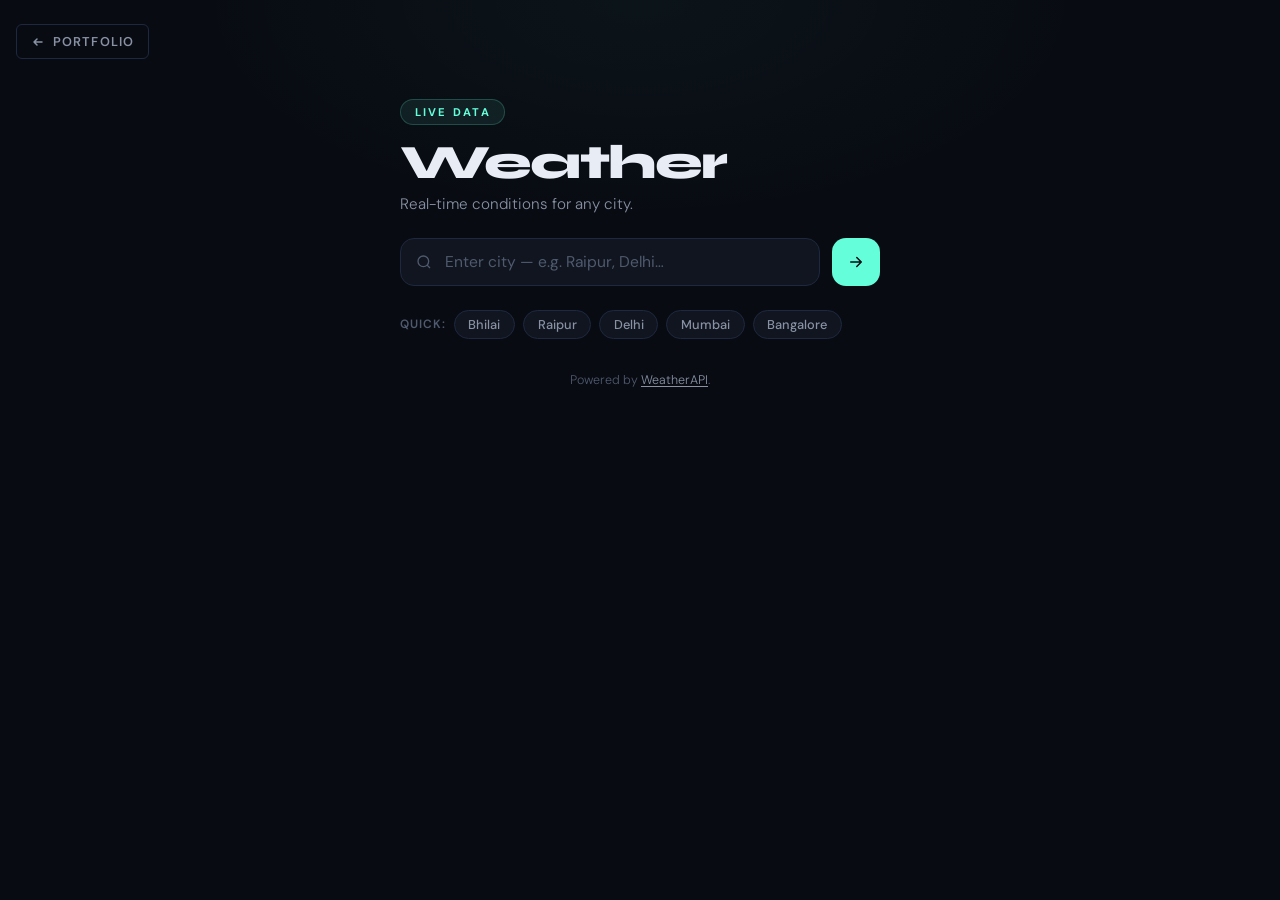
<file: projects/weather-app/index.html>
<!DOCTYPE html>
<html lang="en">
<head>
  <meta charset="UTF-8" />
  <meta name="viewport" content="width=device-width, initial-scale=1.0" />
  <title>Weather App | Akele Coder</title>
  <meta name="description" content="Real-time weather for any city. Built by Aakash Kumar Sahu (AkeleCoder)." />

  <link rel="preconnect" href="https://fonts.googleapis.com" />
  <link rel="preconnect" href="https://fonts.gstatic.com" crossorigin />
  <link href="https://fonts.googleapis.com/css2?family=Syne:wght@400;600;700;800&family=DM+Sans:ital,wght@0,300;0,400;0,500;1,300&display=swap" rel="stylesheet" />
  <link rel="stylesheet" href="style.css" />
</head>
<body>

  <!-- Back to portfolio -->
  <a href="../../index.html" class="back-link">
    <svg width="14" height="14" viewBox="0 0 14 14" fill="none" aria-hidden="true">
      <path d="M11 7H3M6 4L3 7l3 3" stroke="currentColor" stroke-width="1.5" stroke-linecap="round" stroke-linejoin="round"/>
    </svg>
    Portfolio
  </a>

  <main class="page">

    <!-- Page header -->
    <header class="page-header">
      <span class="page-tag">Live Data</span>
      <h1 class="page-title">Weather</h1>
      <p class="page-sub">Real-time conditions for any city.</p>
    </header>

    <!-- Search row -->
    <div class="search-row">
      <div class="search-wrap">
        <svg class="search-icon" width="16" height="16" viewBox="0 0 24 24" fill="none" stroke="currentColor" stroke-width="2" aria-hidden="true">
          <circle cx="11" cy="11" r="8"/>
          <path d="M21 21l-4.35-4.35"/>
        </svg>
        <input
          id="city"
          type="text"
          placeholder="Enter city — e.g. Raipur, Delhi…"
          autocomplete="off"
          aria-label="City name"
        />
      </div>
      <button
        id="search-btn"
        class="btn-search"
        aria-label="Search weather"
        onclick="getWeather()"
      >
        <svg width="18" height="18" viewBox="0 0 24 24" fill="none" stroke="currentColor" stroke-width="2" aria-hidden="true">
          <path d="M5 12h14M13 6l6 6-6 6" stroke-linecap="round" stroke-linejoin="round"/>
        </svg>
      </button>
    </div>

    <!-- Quick city buttons -->
    <div class="quick-cities" role="group" aria-label="Quick city shortcuts">
      <span class="quick-label">Quick:</span>
      <button class="quick-btn" data-city="Bhilai,Chhattisgarh">Bhilai</button>
      <button class="quick-btn" data-city="Raipur,Chhattisgarh">Raipur</button>
      <button class="quick-btn" data-city="Delhi,India">Delhi</button>
      <button class="quick-btn" data-city="Mumbai,Maharashtra">Mumbai</button>
      <button class="quick-btn" data-city="Bangalore,Karnataka">Bangalore</button>
    </div>

    <!-- Weather result card — hidden until JS populates it -->
    <div
      id="weather"
      class="weather-card"
      style="display: none;"
      aria-live="polite"
      aria-atomic="true"
    >
      <!-- Populated by renderWeather() in script.js -->
    </div>

    <!-- Loading indicator -->
    <div id="loading" class="loading" style="display: none;" aria-live="polite">
      <div class="loading-dots" aria-hidden="true">
        <span></span><span></span><span></span>
      </div>
      <p>Fetching weather…</p>
    </div>

    <!-- Error message -->
    <div id="error-msg" class="error-msg" style="display: none;" role="alert"></div>

    <!-- Attribution -->
    <p class="api-note">
      Powered by <a href="https://www.weatherapi.com/" target="_blank" rel="noopener noreferrer">WeatherAPI</a>.
    </p>

  </main>

  <script src="script.js"></script>
</body>
</html>
</file>
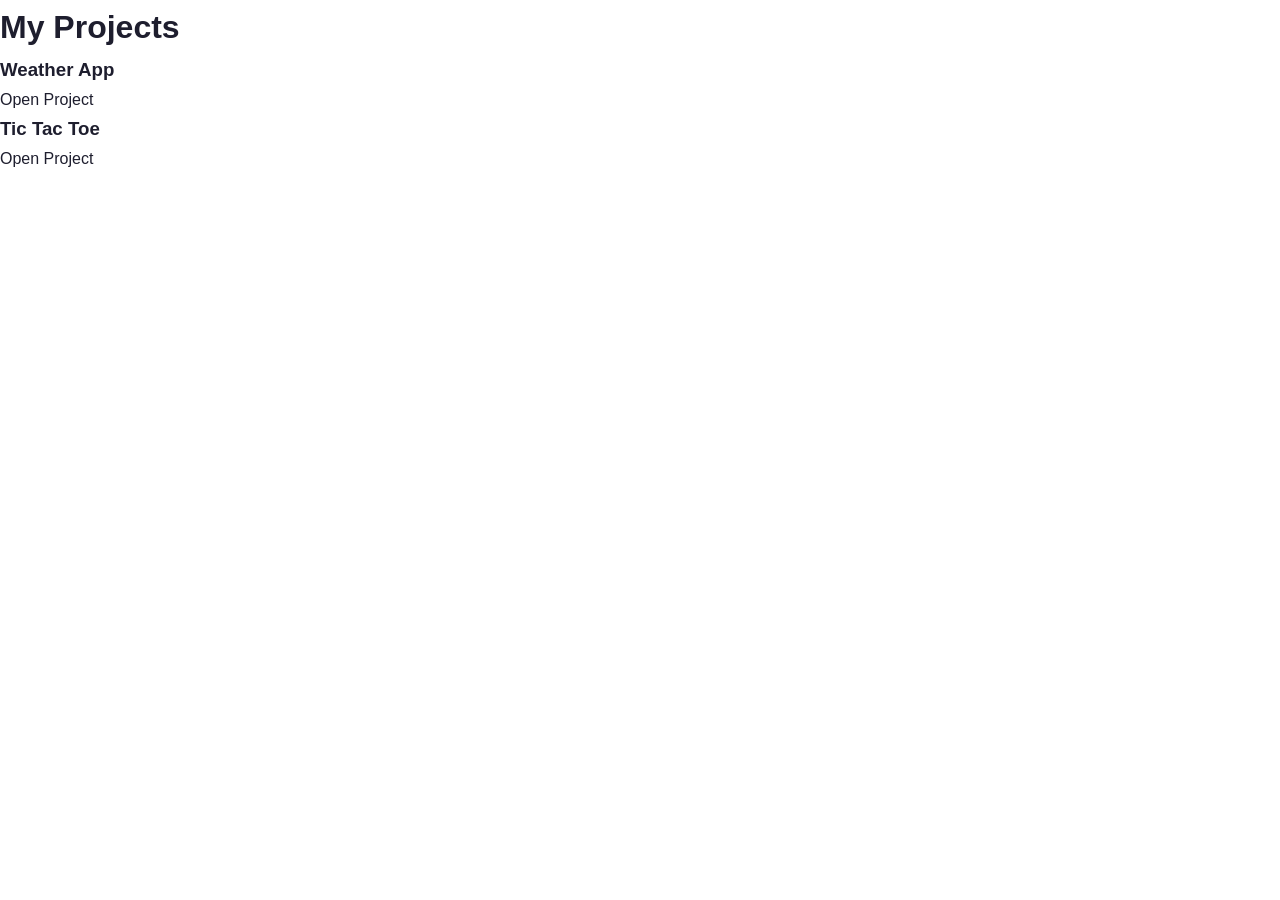
<file: projects.html>
<!DOCTYPE html>
<html>
<head>
<title>Projects</title>
<link rel="stylesheet" href="css/style.css">
</head>

<body>

<h1>My Projects</h1>

<div>

<h3>Weather App</h3>
<a href="projects/weather-app/index.html">Open Project</a>

<h3>Tic Tac Toe</h3>
<a href="projects/tic-tac-toe/index.html">Open Project</a>

</div>

</body>
</html>
</file>
<file: css/style.css>
/* ==========================================
   CSS VARIABLES
========================================== */
:root {
  --primary:     #4f46e5;
  --primary-dk:  #3730a3;
  --primary-lt:  #eef2ff;
  --primary-mid: rgba(79, 70, 229, 0.12);

  --text:        #1e1e2e;
  --text-2:      #52526b;
  --text-3:      #8888a0;

  --bg:          #ffffff;
  --bg-alt:      #f8fafc;
  --border:      #e2e8f0;
  --border-2:    #c7d2fe;

  --success:     #16a34a;
  --danger:      #dc2626;

  --nav-h:       68px;
  --radius:      8px;
  --radius-lg:   14px;
  --shadow-sm:   0 2px 8px rgba(0, 0, 0, 0.06);
  --shadow-md:   0 6px 24px rgba(0, 0, 0, 0.09);
  --shadow-lg:   0 12px 40px rgba(0, 0, 0, 0.12);
  --transition:  0.25s ease;
}

/* ==========================================
   RESET
========================================== */
*,
*::before,
*::after {
  margin: 0;
  padding: 0;
  box-sizing: border-box;
}

html {
  scroll-behavior: smooth;
  /* Fix: section headings hidden behind fixed navbar on anchor click */
  scroll-padding-top: var(--nav-h);
}

body {
  font-family: 'Poppins', sans-serif;
  background: var(--bg);
  color: var(--text);
  line-height: 1.7;
  font-size: 1rem;
  overflow-x: hidden;
  -webkit-font-smoothing: antialiased;
}

a {
  text-decoration: none;
  color: inherit;
}

img {
  display: block;
  max-width: 100%;
}

ul {
  list-style: none;
}

button {
  font-family: 'Poppins', sans-serif;
  cursor: pointer;
}

/* ==========================================
   LAYOUT CONTAINER
========================================== */
.container {
  max-width: 1100px;
  margin: 0 auto;
  padding: 0 20px;
}

/* ==========================================
   SECTION COMMON
   Fix: hero no longer starts invisible —
   sections use a simpler .visible class
   added by IntersectionObserver
========================================== */
.section {
  padding: 80px 0;
  /* Start slightly below and invisible */
  opacity: 0;
  transform: translateY(28px);
  transition: opacity 0.55s ease, transform 0.55s ease;
}

.section.visible {
  opacity: 1;
  transform: translateY(0);
}

/* Hero is always visible — no fade-in needed */
.hero {
  opacity: 1;
}

.section-title {
  font-size: 2rem;
  font-weight: 700;
  color: var(--text);
  text-align: center;
  margin-bottom: 6px;
}

.section-title span {
  color: var(--primary);
}

.section-sub {
  text-align: center;
  color: var(--text-2);
  font-size: 0.95rem;
  margin-bottom: 3rem;
}

/* ==========================================
   BUTTONS
========================================== */
.btn {
  display: inline-block;
  padding: 12px 28px;
  border-radius: var(--radius);
  font-size: 0.95rem;
  font-weight: 600;
  border: 2px solid transparent;
  transition: background var(--transition), border-color var(--transition),
              color var(--transition), transform var(--transition),
              box-shadow var(--transition);
}

.btn-primary {
  background: var(--primary);
  color: #fff;
  border-color: var(--primary);
}

.btn-primary:hover {
  background: var(--primary-dk);
  border-color: var(--primary-dk);
  transform: translateY(-2px);
  box-shadow: 0 6px 18px rgba(79, 70, 229, 0.3);
}

.btn-outline {
  background: transparent;
  color: var(--primary);
  border-color: var(--primary);
}

.btn-outline:hover {
  background: var(--primary);
  color: #fff;
  transform: translateY(-2px);
}

.btn-full {
  width: 100%;
  text-align: center;
  display: block;
}

/* About section Hire Me button */
.about-btn {
  display: inline-block;
  margin-top: 1.5rem;
}

/* ==========================================
   NAVBAR
========================================== */
.navbar {
  position: fixed;
  top: 0;
  left: 0;
  right: 0;
  z-index: 999;
  height: var(--nav-h);
  background: rgba(255, 255, 255, 0.96);
  backdrop-filter: blur(12px);
  -webkit-backdrop-filter: blur(12px);
  border-bottom: 1px solid transparent;
  transition: border-color var(--transition), box-shadow var(--transition);
}

.navbar.scrolled {
  border-bottom-color: var(--border);
  box-shadow: var(--shadow-sm);
}

.nav-container {
  max-width: 1100px;
  margin: 0 auto;
  padding: 0 20px;
  height: 100%;
  display: flex;
  align-items: center;
  justify-content: space-between;
  gap: 1rem;
}

.nav-logo {
  font-size: 1.35rem;
  font-weight: 700;
  color: var(--text);
  letter-spacing: -0.5px;
  flex-shrink: 0;
}

.nav-logo span {
  color: var(--primary);
}

/* Desktop nav links */
.nav-menu {
  display: flex;
  align-items: center;
  gap: 4px;
}

.nav-link {
  font-size: 0.9rem;
  font-weight: 500;
  color: var(--text-2);
  padding: 8px 14px;
  border-radius: var(--radius);
  transition: color var(--transition), background var(--transition);
}

.nav-link:hover,
.nav-link.active {
  color: var(--primary);
  background: var(--primary-lt);
}

/* Hamburger button */
.hamburger {
  display: none;
  flex-direction: column;
  justify-content: center;
  gap: 5px;
  width: 40px;
  height: 40px;
  padding: 6px;
  background: none;
  border: none;
  cursor: pointer;
  border-radius: var(--radius);
  transition: background var(--transition);
}

.hamburger:hover {
  background: var(--primary-lt);
}

.bar {
  display: block;
  width: 24px;
  height: 2px;
  background: var(--text);
  border-radius: 2px;
  transition: transform 0.3s ease, opacity 0.3s ease;
}

/* X animation when menu is open */
.hamburger.active .bar:nth-child(1) { transform: translateY(7px) rotate(45deg); }
.hamburger.active .bar:nth-child(2) { opacity: 0; transform: scaleX(0); }
.hamburger.active .bar:nth-child(3) { transform: translateY(-7px) rotate(-45deg); }

/* ==========================================
   HERO
========================================== */
.hero {
  min-height: 100vh;
  min-height: 100svh;
  padding-top: var(--nav-h);
  display: flex;
  align-items: center;
  background: linear-gradient(135deg, #f8fafc 0%, #eef2ff 100%);
}

.hero-container {
  max-width: 1100px;
  margin: 0 auto;
  padding: 60px 20px;
  display: flex;
  align-items: center;
  justify-content: space-between;
  gap: 48px;
  width: 100%;
}

.hero-text {
  flex: 1;
  max-width: 560px;
}

.hero-greeting {
  font-size: 1.1rem;
  color: var(--text-2);
  margin-bottom: 6px;
}

.hero-name {
  font-size: clamp(2rem, 5vw, 3.2rem);
  font-weight: 700;
  color: var(--text);
  line-height: 1.2;
  margin-bottom: 10px;
}

.hero-role {
  font-size: 1.15rem;
  font-weight: 500;
  color: var(--text-2);
  margin-bottom: 1.2rem;
  min-height: 1.9em;
  display: flex;
  align-items: center;
  gap: 2px;
  flex-wrap: wrap;
}

.hero-role span#typed-text {
  color: var(--primary);
  font-weight: 600;
}

/* Blinking cursor next to typed text */
.cursor-blink {
  color: var(--primary);
  font-weight: 400;
  animation: blink 0.75s step-end infinite;
}

@keyframes blink {
  0%, 100% { opacity: 1; }
  50%       { opacity: 0; }
}

.hero-desc {
  color: var(--text-2);
  font-size: 1rem;
  line-height: 1.75;
  margin-bottom: 2rem;
  max-width: 480px;
}

.hero-btns {
  display: flex;
  gap: 14px;
  flex-wrap: wrap;
  margin-bottom: 2rem;
}

.hero-social {
  display: flex;
  gap: 12px;
}

.hero-social a {
  display: flex;
  align-items: center;
  justify-content: center;
  width: 44px;
  height: 44px;
  border-radius: 50%;
  border: 2px solid var(--border);
  color: var(--text-2);
  transition: border-color var(--transition), color var(--transition),
              transform var(--transition);
}

.hero-social a:hover {
  border-color: var(--primary);
  color: var(--primary);
  transform: translateY(-3px);
}

/* Hero photo */
.hero-image {
  flex-shrink: 0;
}

.hero-img-box {
  width: 280px;
  height: 280px;
  border-radius: 50%;
  overflow: hidden;
  border: 5px solid #fff;
  box-shadow: 0 10px 40px rgba(79, 70, 229, 0.2);
  background: var(--bg-alt); /* fallback if photo missing */
}

.hero-img-box img {
  width: 100%;
  height: 100%;
  object-fit: cover;
  object-position: top center;
}

/* ==========================================
   ABOUT
========================================== */
.about {
  background: var(--bg);
}

.about-grid {
  display: flex;
  align-items: flex-start;
  gap: 50px;
}

.about-img {
  flex-shrink: 0;
  width: 280px;
}

.about-img img {
  width: 100%;
  border-radius: var(--radius-lg);
  box-shadow: var(--shadow-lg);
  aspect-ratio: 3/4;
  object-fit: cover;
  object-position: top center;
}

.about-info h3 {
  font-size: 1.5rem;
  font-weight: 600;
  color: var(--text);
  margin-bottom: 1rem;
}

.about-info p {
  color: var(--text-2);
  font-size: 0.97rem;
  margin-bottom: 0.9rem;
  line-height: 1.75;
}

.about-info strong {
  color: var(--text);
  font-weight: 600;
}

.about-details {
  display: grid;
  grid-template-columns: 1fr 1fr;
  gap: 14px;
  margin-top: 1.5rem;
  padding: 1.25rem;
  background: var(--bg-alt);
  border-radius: var(--radius-lg);
  border: 1px solid var(--border);
}

.detail-item {
  display: flex;
  flex-direction: column;
  gap: 3px;
}

.detail-label {
  font-size: 0.72rem;
  font-weight: 700;
  color: var(--primary);
  text-transform: uppercase;
  letter-spacing: 0.08em;
}

.detail-value {
  font-size: 0.875rem;
  color: var(--text);
  font-weight: 500;
  word-break: break-word;
}

/* ==========================================
   SKILLS
========================================== */
.skills {
  background: var(--bg-alt);
}

.skills-grid {
  display: grid;
  grid-template-columns: repeat(auto-fill, minmax(200px, 1fr));
  gap: 20px;
}

.skill-card {
  background: var(--bg);
  border: 1px solid var(--border);
  border-radius: var(--radius-lg);
  padding: 24px 20px;
  text-align: center;
  transition: transform var(--transition), box-shadow var(--transition),
              border-color var(--transition);
}

.skill-card:hover {
  transform: translateY(-5px);
  box-shadow: var(--shadow-md);
  border-color: var(--border-2);
}

.skill-icon {
  width: 62px;
  height: 62px;
  border-radius: 14px;
  display: flex;
  align-items: center;
  justify-content: center;
  margin: 0 auto 14px;
}

.html-icon { background: #fff4ec; color: #e44d26; }
.css-icon  { background: #eef4ff; color: #2965f1; }
.js-icon   { background: #fffce6; color: #b5a000; }
.git-icon  { background: #fff0ec; color: #f05032; }
.resp-icon { background: #eefbf4; color: #10b981; }
.api-icon  { background: #f0f4ff; color: var(--primary); }

.skill-card h4 {
  font-size: 0.92rem;
  font-weight: 600;
  color: var(--text);
  margin-bottom: 10px;
}

.skill-bar {
  height: 7px;
  background: var(--border);
  border-radius: 6px;
  overflow: hidden;
  margin-bottom: 6px;
}

/* Fix: separate transition property to avoid conflict */
.skill-fill {
  height: 100%;
  width: 0; /* JS sets this to --w on scroll */
  background: linear-gradient(90deg, var(--primary), #818cf8);
  border-radius: 6px;
  transition: width 1s ease;
}

.skill-percent {
  font-size: 0.8rem;
  color: var(--text-3);
  font-weight: 500;
}

/* ==========================================
   PROJECTS
========================================== */
.projects {
  background: var(--bg);
}

.projects-grid {
  display: grid;
  grid-template-columns: repeat(auto-fill, minmax(300px, 1fr));
  gap: 24px;
}

/* Fix: use separate declarations — two transition props on same rule caused override */
.project-card {
  background: var(--bg);
  border: 1px solid var(--border);
  border-radius: var(--radius-lg);
  overflow: hidden;
  /* Reveal animation state */
  opacity: 0;
  transform: translateY(20px);
}

/* Reveal state (added by JS IntersectionObserver) */
.project-card.show {
  opacity: 1;
  transform: translateY(0);
  transition: opacity 0.5s ease, transform 0.5s ease;
}

/* Hover only applies after card is shown */
.project-card.show:hover {
  transform: translateY(-6px);
  box-shadow: var(--shadow-md);
  border-color: var(--border-2);
  transition: opacity 0.5s ease, transform 0.3s ease,
              box-shadow 0.3s ease, border-color 0.3s ease;
}

.project-card-img {
  overflow: hidden;
  background: var(--bg-alt);
}

.project-card-img img {
  width: 100%;
  height: 200px;
  object-fit: cover;
  object-position: top;
  display: block;
  transition: transform 0.4s ease;
}

.project-card.show:hover .project-card-img img {
  transform: scale(1.04);
}

.project-card-img.no-img {
  height: 200px;
  display: flex;
  align-items: center;
  justify-content: center;
  color: var(--text-3);
  font-size: 0.85rem;
}

.card-body {
  padding: 20px;
}

.card-body h3 {
  font-size: 1.05rem;
  font-weight: 600;
  color: var(--text);
  margin-bottom: 8px;
}

.card-body p {
  font-size: 0.875rem;
  color: var(--text-2);
  line-height: 1.65;
  margin-bottom: 12px;
}

.card-tags {
  display: flex;
  flex-wrap: wrap;
  gap: 6px;
  margin-bottom: 16px;
}

.card-tag {
  font-size: 0.7rem;
  font-weight: 600;
  color: var(--primary);
  background: var(--primary-lt);
  padding: 3px 10px;
  border-radius: 20px;
}

.card-links {
  display: flex;
  gap: 10px;
  flex-wrap: wrap;
}

.card-link {
  font-size: 0.82rem;
  font-weight: 600;
  padding: 8px 16px;
  border-radius: var(--radius);
  border: 1.5px solid transparent;
  transition: background var(--transition), border-color var(--transition),
              color var(--transition), transform var(--transition);
}

.card-link:hover {
  transform: translateY(-1px);
}

.card-link-live {
  background: var(--primary);
  color: #fff;
  border-color: var(--primary);
}

.card-link-live:hover {
  background: var(--primary-dk);
  border-color: var(--primary-dk);
}

.card-link-code {
  background: transparent;
  color: var(--primary);
  border-color: var(--border-2);
}

.card-link-code:hover {
  background: var(--primary-lt);
  border-color: var(--primary);
}

/* Loading spinner */
.loading-wrap {
  display: flex;
  flex-direction: column;
  align-items: center;
  gap: 14px;
  padding: 60px 0;
  color: var(--text-2);
  font-size: 0.9rem;
}

.loader {
  width: 36px;
  height: 36px;
  border: 3px solid var(--border);
  border-top-color: var(--primary);
  border-radius: 50%;
  animation: spin 0.8s linear infinite;
}

@keyframes spin {
  to { transform: rotate(360deg); }
}

.error-msg {
  text-align: center;
  padding: 40px 0;
  color: var(--danger);
  font-size: 0.9rem;
}

/* ==========================================
   CONTACT
========================================== */
.contact {
  background: var(--bg-alt);
}

.contact-grid {
  display: grid;
  grid-template-columns: 1fr 1.6fr;
  gap: 50px;
  align-items: start;
}

.contact-item {
  display: flex;
  align-items: flex-start;
  gap: 16px;
  margin-bottom: 28px;
}

.contact-icon {
  width: 46px;
  height: 46px;
  background: var(--primary-lt);
  border-radius: 10px;
  display: flex;
  align-items: center;
  justify-content: center;
  color: var(--primary);
  flex-shrink: 0;
}

.contact-text h4 {
  font-size: 0.9rem;
  font-weight: 600;
  color: var(--text);
  margin-bottom: 2px;
}

.contact-text p {
  font-size: 0.875rem;
  color: var(--text-2);
  word-break: break-word;
}

/* Contact form card */
.contact-form {
  background: var(--bg);
  padding: 32px;
  border-radius: var(--radius-lg);
  border: 1px solid var(--border);
  box-shadow: var(--shadow-sm);
}

.form-group {
  margin-bottom: 16px;
}

.form-group label {
  display: block;
  font-size: 0.85rem;
  font-weight: 600;
  color: var(--text);
  margin-bottom: 6px;
}

.required {
  color: var(--danger);
}

.form-group input,
.form-group textarea {
  width: 100%;
  padding: 11px 14px;
  border: 1.5px solid var(--border);
  border-radius: var(--radius);
  font-family: 'Poppins', sans-serif;
  font-size: 0.9rem;
  color: var(--text);
  background: var(--bg);
  transition: border-color var(--transition), box-shadow var(--transition);
  resize: vertical;
  outline: none;
  line-height: 1.5;
}

/* Placeholder colour fix */
.form-group input::placeholder,
.form-group textarea::placeholder {
  color: var(--text-3);
}

.form-group input:focus,
.form-group textarea:focus {
  border-color: var(--primary);
  box-shadow: 0 0 0 3px var(--primary-mid);
}

/* Submit button */
#submit-btn {
  margin-top: 4px;
}

#submit-btn:disabled {
  opacity: 0.6;
  cursor: not-allowed;
  transform: none;
  box-shadow: none;
}

/* Form status messages */
.form-success,
.form-error {
  display: none; /* shown by JS */
  margin-top: 14px;
  padding: 10px 14px;
  border-radius: var(--radius);
  font-size: 0.875rem;
  font-weight: 500;
  text-align: center;
}

.form-success {
  background: #f0fdf4;
  border: 1px solid #bbf7d0;
  color: var(--success);
}

.form-error {
  background: #fef2f2;
  border: 1px solid #fecaca;
  color: var(--danger);
}

/* ==========================================
   FOOTER
========================================== */
.footer {
  background: var(--text);
  color: #cbd5e1;
  padding: 28px 0;
}

.footer-inner {
  display: flex;
  align-items: center;
  justify-content: space-between;
  flex-wrap: wrap;
  gap: 14px;
}

.footer-copy {
  font-size: 0.85rem;
}

.footer-social {
  display: flex;
  gap: 12px;
}

.footer-social a {
  color: #94a3b8;
  transition: color var(--transition), transform var(--transition);
}

.footer-social a:hover {
  color: #fff;
  transform: translateY(-2px);
}

/* ==========================================
   RESPONSIVE — TABLET ( ≤ 900px )
========================================== */
@media (max-width: 900px) {
  /* Hero stacks vertically */
  .hero-container {
    flex-direction: column-reverse;
    text-align: center;
    padding: 50px 20px;
    gap: 32px;
  }

  .hero-text {
    max-width: 100%;
  }

  .hero-desc {
    margin-inline: auto;
  }

  .hero-btns,
  .hero-social {
    justify-content: center;
  }

  .hero-role {
    justify-content: center;
  }

  .hero-img-box {
    width: 220px;
    height: 220px;
  }

  /* About stacks vertically */
  .about-grid {
    flex-direction: column;
    align-items: center;
    gap: 32px;
  }

  .about-img {
    width: 240px;
  }

  .about-info {
    text-align: center;
  }

  /* Fix: was justify-items:center which misaligned 2-col grid */
  .about-details {
    text-align: left;
    max-width: 480px;
    margin-inline: auto;
  }

  /* Contact stacks vertically */
  .contact-grid {
    grid-template-columns: 1fr;
    gap: 30px;
  }
}

/* ==========================================
   RESPONSIVE — MOBILE ( ≤ 600px )
========================================== */
@media (max-width: 600px) {
  :root {
    --nav-h: 62px;
  }

  .section {
    padding: 60px 0;
  }

  /* Show hamburger, hide desktop menu */
  .hamburger {
    display: flex;
  }

  /* Mobile menu slides down from navbar */
  .nav-menu {
    position: fixed;
    top: var(--nav-h);
    left: 0;
    right: 0;
    /* Fix: added z-index so menu sits above page content */
    z-index: 998;
    background: var(--bg);
    border-bottom: 1px solid var(--border);
    box-shadow: var(--shadow-md);
    flex-direction: column;
    align-items: flex-start;
    padding: 8px 16px 16px;
    gap: 2px;
    /* Hidden by default */
    transform: translateY(-110%);
    opacity: 0;
    pointer-events: none;
    transition: transform 0.3s ease, opacity 0.3s ease;
  }

  .nav-menu.active {
    transform: translateY(0);
    opacity: 1;
    pointer-events: auto;
  }

  .nav-link {
    width: 100%;
    padding: 11px 14px;
    font-size: 1rem;
    border-radius: var(--radius);
  }

  /* Hero adjustments */
  .hero-name {
    font-size: 2rem;
  }

  .hero-img-box {
    width: 180px;
    height: 180px;
  }

  /* Section titles */
  .section-title {
    font-size: 1.7rem;
  }

  /* Skills: 2 columns on mobile */
  .skills-grid {
    grid-template-columns: 1fr 1fr;
  }

  /* Projects: 1 column on mobile */
  .projects-grid {
    grid-template-columns: 1fr;
  }

  /* About details: 1 column on small screens */
  .about-details {
    grid-template-columns: 1fr;
  }

  /* Contact form padding */
  .contact-form {
    padding: 20px 16px;
  }

  /* Footer stacks */
  .footer-inner {
    flex-direction: column;
    text-align: center;
    align-items: center;
  }
}

/* ==========================================
   RESPONSIVE — SMALL PHONE ( ≤ 380px )
========================================== */
@media (max-width: 380px) {
  .skills-grid {
    grid-template-columns: 1fr;
  }

  .hero-btns {
    flex-direction: column;
    align-items: stretch;
  }

  .btn {
    text-align: center;
  }
}

/* ==========================================
   REDUCED MOTION — accessibility
========================================== */
@media (prefers-reduced-motion: reduce) {
  *,
  *::before,
  *::after {
    animation-duration: 0.01ms !important;
    transition-duration: 0.01ms !important;
  }

  .section {
    opacity: 1;
    transform: none;
  }

  .project-card {
    opacity: 1;
    transform: none;
  }
}

/* ==========================================
   DARK THEME
   All existing variables are overridden here.
   No existing rules changed — only :root
   values are swapped when data-theme="dark".
========================================== */
[data-theme="dark"] {
  --primary:     #818cf8;   /* lighter indigo, readable on dark bg */
  --primary-dk:  #6366f1;
  --primary-lt:  #1e1b4b;
  --primary-mid: rgba(129, 140, 248, 0.15);

  --text:        #f1f5f9;
  --text-2:      #94a3b8;
  --text-3:      #64748b;

  --bg:          #0f172a;
  --bg-alt:      #1e293b;
  --border:      #334155;
  --border-2:    #6366f1;

  --success:     #4ade80;
  --danger:      #f87171;
}

/* Dark background for body */
[data-theme="dark"] body {
  background: var(--bg);
  color: var(--text);
}

/* Navbar glass effect in dark mode */
[data-theme="dark"] .navbar {
  background: rgba(15, 23, 42, 0.92);
}

/* Hero gradient in dark mode */
[data-theme="dark"] .hero {
  background: linear-gradient(135deg, #0f172a 0%, #1e1b4b 100%);
}

/* Photo ring in dark mode */
[data-theme="dark"] .hero-img-box {
  border-color: #334155;
  box-shadow: 0 10px 40px rgba(129, 140, 248, 0.2);
}

/* Skill icons keep their light bg in dark mode for contrast */
[data-theme="dark"] .skill-card {
  background: var(--bg-alt);
}

/* Project cards in dark mode */
[data-theme="dark"] .project-card {
  background: var(--bg-alt);
}

/* Contact form card */
[data-theme="dark"] .contact-form {
  background: var(--bg-alt);
}

/* About details box */
[data-theme="dark"] .about-details {
  background: var(--bg-alt);
}

/* Footer */
[data-theme="dark"] .footer {
  background: #020617;
}

/* Mobile nav in dark mode */
[data-theme="dark"] .nav-menu {
  background: var(--bg);
}

/* Form inputs in dark mode */
[data-theme="dark"] .form-group input,
[data-theme="dark"] .form-group textarea {
  background: var(--bg);
  color: var(--text);
}

/* ==========================================
   THEME TOGGLE BUTTON
========================================== */
.theme-toggle {
  display: flex;
  align-items: center;
  justify-content: center;
  width: 40px;
  height: 40px;
  border: 1.5px solid var(--border);
  border-radius: var(--radius);
  background: transparent;
  color: var(--text-2);
  cursor: pointer;
  transition: border-color var(--transition), color var(--transition),
              background var(--transition), transform var(--transition);
  flex-shrink: 0;
}

.theme-toggle:hover {
  border-color: var(--primary);
  color: var(--primary);
  background: var(--primary-lt);
  transform: rotate(15deg);
}

/* Show/hide correct icon based on current theme */
[data-theme="light"] .icon-sun  { display: none; }
[data-theme="light"] .icon-moon { display: block; }
[data-theme="dark"]  .icon-moon { display: none; }
[data-theme="dark"]  .icon-sun  { display: block; }
</file>
<file: projects/tic-tac-toe/style.css>
/* ============================================================
   Tic Tac Toe — style.css
   Fixes: button font-family, cell animation conflict,
          keyboard focus visible, pointer-events on taken cells,
          win-cell animation runs cleanly after placed
============================================================ */

/* ── Design Tokens ── */
:root {
  --bg:       #080b12;
  --surface:  #10151f;
  --surface2: #161c2a;
  --border:   #1e2840;
  --text:     #e8edf5;
  --muted:    #8892a4;
  --subtle:   #4f5a6e;
  --accent:   #64ffda;
  --accent-x: #64ffda;   /* X = teal/mint */
  --accent-o: #f472b6;   /* O = pink */

  --font-display: 'Syne', sans-serif;
  --font-body:    'DM Sans', sans-serif;
  --radius:       14px;
  --transition:   0.25s cubic-bezier(0.4, 0, 0.2, 1);
}

/* ── Reset ── */
*, *::before, *::after {
  margin: 0;
  padding: 0;
  box-sizing: border-box;
}

/* Fix: Firefox ignores font inheritance on <button> */
button {
  font-family: var(--font-body);
  cursor: pointer;
}

html { scroll-behavior: smooth; }

body {
  font-family: var(--font-body);
  background: var(--bg);
  color: var(--text);
  min-height: 100vh;
  min-height: 100dvh;
  display: flex;
  flex-direction: column;
  align-items: center;
  padding: 1.5rem 1rem 3rem;
  -webkit-font-smoothing: antialiased;
  background-image: radial-gradient(
    ellipse 60% 40% at 50% 0%,
    rgba(100, 255, 218, 0.05) 0%,
    transparent 70%
  );
}

/* ── Back link ── */
.back-link {
  align-self: flex-start;
  display: inline-flex;
  align-items: center;
  gap: 0.5rem;
  font-size: 0.8rem;
  font-weight: 600;
  letter-spacing: 0.08em;
  text-transform: uppercase;
  color: var(--muted);
  text-decoration: none;
  padding: 0.5rem 0.9rem;
  border: 1px solid var(--border);
  border-radius: 6px;
  margin-bottom: 2.5rem;
  transition: color var(--transition), border-color var(--transition);
}
.back-link:hover { color: var(--accent); border-color: var(--accent); }

/* ── Page container ── */
.page {
  width: 100%;
  max-width: 480px;
  display: flex;
  flex-direction: column;
  align-items: center;
  gap: 2rem;
}

/* ── Page header ── */
.page-header { text-align: center; }

.page-tag {
  display: inline-block;
  font-size: 0.7rem;
  font-weight: 700;
  letter-spacing: 0.2em;
  text-transform: uppercase;
  color: var(--accent);
  background: rgba(100, 255, 218, 0.08);
  border: 1px solid rgba(100, 255, 218, 0.2);
  padding: 0.3rem 0.85rem;
  border-radius: 999px;
  margin-bottom: 0.9rem;
}

.page-title {
  font-family: var(--font-display);
  font-size: clamp(2rem, 8vw, 3rem);
  font-weight: 800;
  letter-spacing: -0.03em;
  color: var(--text);
  line-height: 1.1;
  margin-bottom: 0.4rem;
}

.page-sub {
  font-size: 0.95rem;
  color: var(--muted);
  font-weight: 300;
}

/* ── Scoreboard ── */
.scoreboard {
  width: 100%;
  display: grid;
  grid-template-columns: 1fr auto 1fr;
  gap: 1px;
  background: var(--border);
  border: 1px solid var(--border);
  border-radius: var(--radius);
  overflow: hidden;
}

.score-block {
  background: var(--surface);
  padding: 1.25rem;
  display: flex;
  flex-direction: column;
  align-items: center;
  gap: 0.35rem;
  transition: background var(--transition);
}

.score-block.active { background: var(--surface2); }

.score-mark {
  font-family: var(--font-display);
  font-size: 1.5rem;
  font-weight: 800;
}
.x-mark { color: var(--accent-x); }
.o-mark { color: var(--accent-o); }

.score-val {
  font-family: var(--font-display);
  font-size: 2.2rem;
  font-weight: 800;
  line-height: 1;
  color: var(--text);
}

.score-label {
  font-size: 0.72rem;
  font-weight: 600;
  letter-spacing: 0.1em;
  text-transform: uppercase;
  color: var(--subtle);
}

.score-divider {
  background: var(--surface);
  display: flex;
  flex-direction: column;
  align-items: center;
  justify-content: center;
  padding: 1rem 1.25rem;
  gap: 0.25rem;
}

.score-draws {
  font-family: var(--font-display);
  font-size: 1.4rem;
  font-weight: 700;
  color: var(--muted);
}

.score-draws-label {
  font-size: 0.65rem;
  letter-spacing: 0.12em;
  text-transform: uppercase;
  color: var(--subtle);
}

/* ── Status bar ── */
.status-bar {
  height: 2.5rem;
  display: flex;
  align-items: center;
  justify-content: center;
}

.status-text {
  font-family: var(--font-display);
  font-size: 1rem;
  font-weight: 600;
  color: var(--muted);
  letter-spacing: 0.03em;
  transition: color var(--transition);
}

.status-text.win  { color: var(--accent); font-size: 1.1rem; }
.status-text.draw { color: var(--muted); }

/* ── Board ── */
.board {
  display: grid;
  grid-template-columns: repeat(3, 1fr);
  gap: 10px;
  width: 100%;
  max-width: 360px;
}

/* ── Cell ── */
.cell {
  aspect-ratio: 1;
  background: var(--surface);
  border: 1px solid var(--border);
  border-radius: var(--radius);
  font-family: var(--font-display);
  font-size: clamp(2rem, 10vw, 3rem);
  font-weight: 800;
  display: flex;
  align-items: center;
  justify-content: center;
  cursor: pointer;
  user-select: none;
  position: relative;
  overflow: hidden;

  /* Transition only border/background — NOT transform.
     Fix: keeping transform out of transition avoids
     fighting with the placed/win-pop keyframe animations. */
  transition:
    background var(--transition),
    border-color var(--transition),
    box-shadow var(--transition);
}

/* Hover shimmer layer */
.cell::after {
  content: '';
  position: absolute;
  inset: 0;
  border-radius: inherit;
  background: rgba(255, 255, 255, 0.04);
  opacity: 0;
  transition: opacity var(--transition);
  pointer-events: none;
}

/* Hover only on empty cells */
.cell:hover:not(.taken)::after { opacity: 1; }
.cell:hover:not(.taken) {
  border-color: var(--subtle);
  /* Fix: scale applied only to empty cells via transform */
  transform: scale(0.97);
}

/* Fix: taken cells — no pointer, no hover scale */
.cell.taken {
  cursor: default;
  pointer-events: none;  /* prevents accidental re-clicks */
}
/* But re-enable pointer events for keyboard focus on taken cells */
.cell.taken:focus {
  pointer-events: auto;
}

/* Player colours */
.cell.x { color: var(--accent-x); }
.cell.o { color: var(--accent-o); }

/* ── Fix: placed animation ──────────────────────────────────
   Runs once when a mark is placed.
   JS removes this class in animationend so it never replays.
   Using animation-fill-mode: none so it doesn't freeze the
   cell's transform after finishing. */
.cell.placed {
  animation: place 0.22s cubic-bezier(0.34, 1.56, 0.64, 1) none;
}

@keyframes place {
  0%   { transform: scale(0.65); opacity: 0.4; }
  100% { transform: scale(1);    opacity: 1; }
}

/* ── Fix: win-cell animation ────────────────────────────────
   win-pop runs AFTER placed is done (placed class is removed
   by JS on animationend). No transform conflict. */
.cell.win-cell {
  background: rgba(100, 255, 218, 0.1);
  border-color: var(--accent-x);
  pointer-events: none;
  animation: win-pop 0.35s cubic-bezier(0.34, 1.56, 0.64, 1) forwards;
}

/* O wins — pink highlight */
.cell.win-cell.o {
  background: rgba(244, 114, 182, 0.1);
  border-color: var(--accent-o);
}

@keyframes win-pop {
  0%   { transform: scale(0.92); }
  100% { transform: scale(1.04); }
}

/* ── Keyboard focus style ────────────────────────────────────
   Fix: default browser outline is invisible on dark bg.
   Custom visible ring for keyboard users. */
.cell:focus-visible {
  outline: 2px solid var(--accent);
  outline-offset: 2px;
  border-color: var(--accent);
}

/* ── Keyboard hint ── */
.keyboard-hint {
  font-size: 0.72rem;
  color: var(--subtle);
  font-weight: 400;
  letter-spacing: 0.04em;
  text-align: center;
  margin-top: -0.75rem;
}

/* Hide keyboard hint on touch devices */
@media (pointer: coarse) {
  .keyboard-hint { display: none; }
}

/* ── Action buttons ── */
.actions {
  display: flex;
  gap: 0.75rem;
  flex-wrap: wrap;
  justify-content: center;
  width: 100%;
}

.btn-primary {
  display: inline-flex;
  align-items: center;
  gap: 0.5rem;
  padding: 0.8rem 1.75rem;
  background: var(--accent);
  color: var(--bg);
  font-weight: 700;
  font-size: 0.9rem;
  border: none;
  border-radius: 8px;
  transition:
    background var(--transition),
    transform var(--transition),
    box-shadow var(--transition);
}
.btn-primary:hover {
  background: #7fffd4;
  transform: translateY(-2px);
  box-shadow: 0 8px 20px rgba(100, 255, 218, 0.2);
}
.btn-primary:active { transform: translateY(0); }

.btn-ghost {
  display: inline-flex;
  align-items: center;
  padding: 0.8rem 1.75rem;
  background: transparent;
  color: var(--muted);
  font-weight: 500;
  font-size: 0.9rem;
  border: 1px solid var(--border);
  border-radius: 8px;
  transition: border-color var(--transition), color var(--transition);
}
.btn-ghost:hover { border-color: var(--subtle); color: var(--text); }

/* ── Responsive ── */
@media (max-width: 400px) {
  .board { gap: 7px; }
  .cell  { border-radius: 10px; }
  .btn-primary, .btn-ghost { padding: 0.75rem 1.25rem; }
}
</file>
<file: projects/todo-app/style.css>
/* ============================================================
   Todo App — style.css
   Fixes: shake keyframe, explicit heights, button font-family,
          touch-device delete button, delete animation
============================================================ */

/* ── Design Tokens ── */
:root {
  --bg:       #080b12;
  --surface:  #10151f;
  --surface2: #161c2a;
  --border:   #1e2840;
  --border2:  #242d42;
  --text:     #e8edf5;
  --muted:    #8892a4;
  --subtle:   #4f5a6e;
  --accent:   #64ffda;

  --font-display: 'Syne', sans-serif;
  --font-body:    'DM Sans', sans-serif;
  --radius:       12px;
  --transition:   0.22s cubic-bezier(0.4, 0, 0.2, 1);
}

/* ── Reset ── */
*, *::before, *::after {
  margin: 0;
  padding: 0;
  box-sizing: border-box;
}

/* Fix: Firefox ignores font inheritance on buttons without this */
button {
  font-family: var(--font-body);
  cursor: pointer;
}

/* Visually hidden but accessible to screen readers */
.sr-only {
  position: absolute;
  width: 1px;
  height: 1px;
  padding: 0;
  margin: -1px;
  overflow: hidden;
  clip: rect(0, 0, 0, 0);
  white-space: nowrap;
  border: 0;
}

body {
  font-family: var(--font-body);
  background: var(--bg);
  color: var(--text);
  min-height: 100vh;
  min-height: 100dvh;
  display: flex;
  flex-direction: column;
  align-items: center;
  padding: 1.5rem 1rem 4rem;
  -webkit-font-smoothing: antialiased;
  background-image: radial-gradient(
    ellipse 50% 35% at 50% 0%,
    rgba(100, 255, 218, 0.04) 0%,
    transparent 70%
  );
}

/* ── Back link ── */
.back-link {
  align-self: flex-start;
  display: inline-flex;
  align-items: center;
  gap: 0.5rem;
  font-size: 0.8rem;
  font-weight: 600;
  letter-spacing: 0.08em;
  text-transform: uppercase;
  color: var(--muted);
  text-decoration: none;
  padding: 0.5rem 0.9rem;
  border: 1px solid var(--border);
  border-radius: 6px;
  margin-bottom: 2.5rem;
  transition: color var(--transition), border-color var(--transition);
}
.back-link:hover { color: var(--accent); border-color: var(--accent); }

/* ── Page container ── */
.page {
  width: 100%;
  max-width: 540px;
  display: flex;
  flex-direction: column;
  gap: 1.5rem;
}

/* ── Page header ── */
.page-header { text-align: left; }

.page-tag {
  display: inline-block;
  font-size: 0.7rem;
  font-weight: 700;
  letter-spacing: 0.2em;
  text-transform: uppercase;
  color: var(--accent);
  background: rgba(100, 255, 218, 0.08);
  border: 1px solid rgba(100, 255, 218, 0.2);
  padding: 0.3rem 0.85rem;
  border-radius: 999px;
  margin-bottom: 0.75rem;
}

.page-title {
  font-family: var(--font-display);
  font-size: clamp(2.2rem, 8vw, 3rem);
  font-weight: 800;
  letter-spacing: -0.03em;
  color: var(--text);
  line-height: 1.1;
  margin-bottom: 0.3rem;
}

.page-sub {
  font-size: 0.95rem;
  color: var(--muted);
  font-weight: 300;
}

/* ── Stats bar ── */
.stats-bar {
  display: flex;
  gap: 0.6rem;
  flex-wrap: wrap;
}

.stat-chip {
  font-size: 0.8rem;
  font-weight: 500;
  color: var(--muted);
  background: var(--surface);
  border: 1px solid var(--border);
  border-radius: 999px;
  padding: 0.35rem 0.9rem;
  transition: all var(--transition);
}

.stat-chip span {
  font-family: var(--font-display);
  font-weight: 700;
  font-size: 0.9rem;
  color: var(--text);
}

.stat-chip.accent {
  border-color: rgba(100, 255, 218, 0.25);
  color: var(--accent);
}
.stat-chip.accent span { color: var(--accent); }

/* ── Input row ── */
.input-row {
  display: flex;
  gap: 0.75rem;
  align-items: stretch;
}

/* Fix: explicit height so input and button align perfectly */
#task {
  flex: 1;
  height: 46px;
  padding: 0 1.25rem;
  font-family: var(--font-body);
  font-size: 0.975rem;
  font-weight: 400;
  background: var(--surface);
  border: 1px solid var(--border);
  border-radius: var(--radius);
  color: var(--text);
  outline: none;
  transition: border-color var(--transition), box-shadow var(--transition);
  caret-color: var(--accent);
}

#task::placeholder { color: var(--subtle); }

#task:focus {
  border-color: rgba(100, 255, 218, 0.4);
  box-shadow: 0 0 0 3px rgba(100, 255, 218, 0.07);
}

/* Fix: shake keyframe — was in JS but CSS was missing the animation */
@keyframes shake {
  0%, 100% { transform: translateX(0); }
  20%       { transform: translateX(-6px); }
  40%       { transform: translateX(6px); }
  60%       { transform: translateX(-4px); }
  80%       { transform: translateX(4px); }
}

#task.shake {
  animation: shake 0.35s ease;
  border-color: rgba(248, 113, 113, 0.6);
}

/* Fix: same explicit height as #task */
.btn-add {
  width: 46px;
  height: 46px;
  flex-shrink: 0;
  background: var(--accent);
  color: var(--bg);
  border: none;
  border-radius: var(--radius);
  display: flex;
  align-items: center;
  justify-content: center;
  transition:
    background var(--transition),
    transform var(--transition),
    box-shadow var(--transition);
}

.btn-add:hover {
  background: #7fffd4;
  transform: scale(1.06);
  box-shadow: 0 6px 16px rgba(100, 255, 218, 0.2);
}

.btn-add:active { transform: scale(0.96); }

/* ── Filter tabs ── */
.filter-tabs {
  display: flex;
  gap: 4px;
  background: var(--surface);
  border: 1px solid var(--border);
  border-radius: var(--radius);
  padding: 4px;
}

.tab {
  flex: 1;
  padding: 0.5rem 0.75rem;
  font-size: 0.85rem;
  font-weight: 500;
  color: var(--muted);
  background: transparent;
  border: none;
  border-radius: 8px;
  transition: background var(--transition), color var(--transition);
}

.tab:hover { color: var(--text); background: var(--surface2); }

.tab.active {
  background: var(--surface2);
  color: var(--accent);
  font-weight: 600;
}

/* ── Task list ── */
.todo-list {
  list-style: none;
  display: flex;
  flex-direction: column;
  gap: 0.6rem;
  min-height: 80px;
}

/* ── Empty state ── */
.empty-state {
  display: flex;
  flex-direction: column;
  align-items: center;
  gap: 0.75rem;
  padding: 3rem 1rem;
  color: var(--subtle);
  font-size: 0.9rem;
  font-weight: 300;
  text-align: center;
  /* Reset list-item styles cleanly */
  list-style: none;
  border: none;
  background: transparent;
}

/* ── Todo item ── */
.todo-item {
  display: flex;
  align-items: center;
  gap: 0.9rem;
  background: var(--surface);
  border: 1px solid var(--border);
  border-radius: var(--radius);
  padding: 0.9rem 1rem;
  /* Animate in on creation */
  animation: slide-in 0.25s ease;
  transition:
    border-color var(--transition),
    opacity var(--transition),
    transform var(--transition);
}

@keyframes slide-in {
  from { opacity: 0; transform: translateY(-8px); }
  to   { opacity: 1; transform: translateY(0); }
}

/* Fix: delete fade-out uses a CSS animation so it's smooth */
.todo-item.removing {
  animation: slide-out 0.2s ease forwards;
}

@keyframes slide-out {
  from { opacity: 1; transform: translateX(0); }
  to   { opacity: 0; transform: translateX(20px); }
}

.todo-item:hover { border-color: var(--border2); }

/* ── Checkbox ── */
.todo-check {
  width: 22px;
  height: 22px;
  flex-shrink: 0;
  border: 2px solid var(--border2);
  border-radius: 6px;
  display: flex;
  align-items: center;
  justify-content: center;
  transition: border-color var(--transition), background var(--transition);
  background: transparent;
}

.todo-check:hover { border-color: var(--accent); }

.todo-check.checked {
  background: var(--accent);
  border-color: var(--accent);
}

/* Checkmark: hidden by default, shown when checked */
.todo-check svg {
  display: none;
  width: 12px;
  height: 12px;
  color: var(--bg);
}

.todo-check.checked svg { display: block; }

/* ── Task text ── */
.todo-text {
  flex: 1;
  font-size: 0.975rem;
  font-weight: 400;
  color: var(--text);
  word-break: break-word;
  transition: color var(--transition);
}

.todo-item.completed .todo-text {
  text-decoration: line-through;
  color: var(--subtle);
}

/* ── Delete button ── */
.todo-delete {
  width: 30px;
  height: 30px;
  flex-shrink: 0;
  background: transparent;
  border: 1px solid transparent;
  border-radius: 6px;
  color: var(--subtle);
  display: flex;
  align-items: center;
  justify-content: center;
  transition:
    opacity var(--transition),
    color var(--transition),
    border-color var(--transition),
    background var(--transition);
  /* Hidden on desktop — shown on hover or touch devices */
  opacity: 0;
}

.todo-item:hover .todo-delete,
.todo-item:focus-within .todo-delete {
  opacity: 1;
}

.todo-delete:hover {
  color: #f87171;
  border-color: rgba(248, 113, 113, 0.3);
  background: rgba(248, 113, 113, 0.08);
}

/* ── Footer actions ── */
.footer-actions {
  display: flex;
  justify-content: flex-end;
}

.btn-clear {
  font-size: 0.8rem;
  font-weight: 500;
  color: var(--subtle);
  background: none;
  border: none;
  padding: 0.35rem 0;
  transition: color var(--transition);
  text-decoration: underline;
  text-underline-offset: 3px;
}
.btn-clear:hover { color: #f87171; }

/* ── Hidden items (filtered out) ── */
.todo-item.hidden { display: none; }

/* ── Responsive ── */

/* Fix: use pointer:coarse (actual touch devices) instead of
   a width breakpoint — ensures delete is always visible on
   phones/tablets regardless of screen size */
@media (pointer: coarse) {
  .todo-delete { opacity: 1; }
}

/* Small screens layout tweak */
@media (max-width: 400px) {
  .stats-bar { gap: 0.4rem; }
  .stat-chip { font-size: 0.75rem; padding: 0.3rem 0.7rem; }
}
</file>
<file: projects/weather-app/style.css>
/* ============================================================
   Weather App — style.css
   Design tokens, reset, layout, components
   Fully responsive: 480px max-width, collapses gracefully
============================================================ */

/* ── Design Tokens ── */
:root {
  --bg:       #080b12;
  --surface:  #10151f;
  --surface2: #161c2a;
  --border:   #1e2840;
  --border2:  #242d42;
  --text:     #e8edf5;
  --muted:    #8892a4;
  --subtle:   #4f5a6e;
  --accent:   #64ffda;

  --font-display: 'Syne', sans-serif;
  --font-body:    'DM Sans', sans-serif;

  /* Fix: consistent radius used everywhere */
  --radius:     14px;
  --radius-lg:  20px;

  --transition: 0.22s cubic-bezier(0.4, 0, 0.2, 1);
}

/* ── Reset ── */
*, *::before, *::after {
  margin: 0;
  padding: 0;
  box-sizing: border-box;
}

/* Fix: buttons need explicit font-family — Firefox ignores inheritance */
button {
  font-family: var(--font-body);
  cursor: pointer;
}

body {
  font-family: var(--font-body);
  background: var(--bg);
  color: var(--text);
  min-height: 100vh;
  min-height: 100dvh;
  display: flex;
  flex-direction: column;
  align-items: center;
  padding: 1.5rem 1rem 4rem;
  -webkit-font-smoothing: antialiased;
  /* Subtle top glow */
  background-image: radial-gradient(
    ellipse 50% 35% at 50% 0%,
    rgba(100, 255, 218, 0.04) 0%,
    transparent 70%
  );
}

/* ── Back link ── */
.back-link {
  align-self: flex-start;
  display: inline-flex;
  align-items: center;
  gap: 0.5rem;
  font-size: 0.8rem;
  font-weight: 600;
  letter-spacing: 0.08em;
  text-transform: uppercase;
  color: var(--muted);
  text-decoration: none;
  padding: 0.5rem 0.9rem;
  border: 1px solid var(--border);
  border-radius: 6px;
  margin-bottom: 2.5rem;
  transition: color var(--transition), border-color var(--transition);
}
.back-link:hover { color: var(--accent); border-color: var(--accent); }

/* ── Page container ── */
.page {
  width: 100%;
  max-width: 480px;
  display: flex;
  flex-direction: column;
  gap: 1.5rem;
}

/* ── Page header ── */
.page-tag {
  display: inline-block;
  font-size: 0.7rem;
  font-weight: 700;
  letter-spacing: 0.2em;
  text-transform: uppercase;
  color: var(--accent);
  background: rgba(100, 255, 218, 0.08);
  border: 1px solid rgba(100, 255, 218, 0.2);
  padding: 0.3rem 0.85rem;
  border-radius: 999px;
  margin-bottom: 0.75rem;
}

.page-title {
  font-family: var(--font-display);
  font-size: clamp(2.2rem, 8vw, 3rem);
  font-weight: 800;
  letter-spacing: -0.03em;
  color: var(--text);
  line-height: 1.1;
  margin-bottom: 0.3rem;
}

.page-sub {
  font-size: 0.95rem;
  color: var(--muted);
  font-weight: 300;
}

/* ── Search row ── */
.search-row {
  display: flex;
  gap: 0.75rem;
  align-items: stretch;
}

.search-wrap {
  flex: 1;
  position: relative;
  display: flex;
  align-items: center;
}

.search-icon {
  position: absolute;
  left: 1rem;
  color: var(--subtle);
  pointer-events: none;
  flex-shrink: 0;
}

/* Fix: explicit height so input and button are perfectly aligned */
#city {
  width: 100%;
  height: 48px;
  padding: 0 1.1rem 0 2.75rem;
  font-family: var(--font-body);
  font-size: 0.975rem;
  background: var(--surface);
  border: 1px solid var(--border);
  border-radius: var(--radius);
  color: var(--text);
  outline: none;
  transition: border-color var(--transition), box-shadow var(--transition);
  caret-color: var(--accent);
}

#city::placeholder { color: var(--subtle); }

#city:focus {
  border-color: rgba(100, 255, 218, 0.4);
  box-shadow: 0 0 0 3px rgba(100, 255, 218, 0.07);
}

.btn-search {
  /* Fix: same explicit height as #city for perfect alignment */
  width: 48px;
  height: 48px;
  flex-shrink: 0;
  background: var(--accent);
  color: var(--bg);
  border: none;
  border-radius: var(--radius);
  display: flex;
  align-items: center;
  justify-content: center;
  transition:
    background var(--transition),
    transform var(--transition),
    box-shadow var(--transition),
    opacity var(--transition);
}

.btn-search:hover {
  background: #7fffd4;
  transform: scale(1.05);
  box-shadow: 0 6px 16px rgba(100, 255, 218, 0.2);
}

/* Fix: visual feedback when button is disabled during loading */
.btn-search:disabled {
  opacity: 0.5;
  cursor: not-allowed;
  transform: none;
  box-shadow: none;
}

/* ── Quick city buttons ── */
.quick-cities {
  display: flex;
  align-items: center;
  gap: 0.5rem;
  flex-wrap: wrap;
}

.quick-label {
  font-size: 0.75rem;
  font-weight: 600;
  letter-spacing: 0.08em;
  text-transform: uppercase;
  color: var(--subtle);
}

.quick-btn {
  font-size: 0.8rem;
  font-weight: 500;
  color: var(--muted);
  background: var(--surface);
  border: 1px solid var(--border);
  border-radius: 999px;
  padding: 0.3rem 0.85rem;
  transition:
    color var(--transition),
    border-color var(--transition),
    background var(--transition),
    transform var(--transition);
}

.quick-btn:hover {
  color: var(--accent);
  border-color: rgba(100, 255, 218, 0.3);
  background: rgba(100, 255, 218, 0.05);
  transform: translateY(-1px);
}

/* ── Weather card ── */
/*
  Fix: animation was always applied, causing a flash on page
  load even when the card was hidden. Now animation only runs
  when the card becomes visible via the .visible class.
  JS calls show() which adds display:block — the animation
  is triggered by the card-in keyframe defined below.
*/
.weather-card {
  background: var(--surface);
  border: 1px solid var(--border);
  border-radius: var(--radius-lg);
  overflow: hidden;
}

/* Animation plays when JS sets display to block */
.weather-card[style*="display: block"],
.weather-card[style*="display:block"] {
  animation: card-in 0.4s cubic-bezier(0.34, 1.2, 0.64, 1) both;
}

@keyframes card-in {
  from { opacity: 0; transform: translateY(16px) scale(0.98); }
  to   { opacity: 1; transform: translateY(0)    scale(1); }
}

/* ── Card: top section (city + icon) ── */
.wc-top {
  padding: 2rem 2rem 1.5rem;
  background: linear-gradient(135deg, #0d1525 0%, #101a2e 100%);
  border-bottom: 1px solid var(--border);
  display: flex;
  justify-content: space-between;
  align-items: flex-start;
  gap: 1rem;
}

.wc-city {
  font-family: var(--font-display);
  font-size: clamp(1.6rem, 6vw, 2.2rem);
  font-weight: 800;
  letter-spacing: -0.03em;
  color: var(--text);
  line-height: 1.1;
  margin-bottom: 0.3rem;
}

.wc-region {
  font-size: 0.8rem;
  font-weight: 500;
  color: var(--muted);
  margin-bottom: 0.2rem;
}

/* Fix: description was in .wc-country before but needed its own element */
.wc-desc-text {
  font-size: 0.85rem;
  font-weight: 400;
  color: var(--subtle);
  margin-top: 0.1rem;
  font-style: italic;
}

.wc-right {
  display: flex;
  flex-direction: column;
  align-items: flex-end;
  flex-shrink: 0;
}

.wc-icon {
  width: 72px;
  height: 72px;
  filter: drop-shadow(0 4px 12px rgba(100, 255, 218, 0.15));
}

/* ── Card: temperature row ── */
.wc-temp-row {
  padding: 1.5rem 2rem;
  display: flex;
  align-items: flex-end;
  gap: 0.75rem;
  border-bottom: 1px solid var(--border);
  flex-wrap: wrap;
}

.wc-temp {
  font-family: var(--font-display);
  font-size: clamp(3.5rem, 14vw, 5.5rem);
  font-weight: 800;
  letter-spacing: -0.04em;
  color: var(--accent);
  line-height: 1;
}

.wc-temp-unit {
  font-family: var(--font-display);
  font-size: 1.5rem;
  font-weight: 600;
  color: var(--muted);
  padding-bottom: 0.5rem;
}

.wc-feels {
  font-size: 0.875rem;
  color: var(--muted);
  padding-bottom: 0.5rem;
  font-weight: 300;
  margin-left: auto;
}

/* ── Card: details grid ── */
/*
  Fix: 3 items → 3 cols. 6 items → 3 cols (2 rows). Clean.
  On small screens → 2 cols so nothing orphans.
*/
.wc-details {
  display: grid;
  grid-template-columns: repeat(3, 1fr);
  gap: 1px;
  background: var(--border);
}

.wc-detail {
  background: var(--surface);
  padding: 1.1rem 1.25rem;
  display: flex;
  flex-direction: column;
  gap: 0.35rem;
  transition: background var(--transition);
}

.wc-detail:hover { background: var(--surface2); }

.wc-detail-icon {
  color: var(--accent);
  opacity: 0.8;
}

.wc-detail-val {
  font-family: var(--font-display);
  font-size: 1.1rem;
  font-weight: 700;
  color: var(--text);
}

/* Fix: "kph", "mb", "km" units in smaller size inside the value */
.wc-detail-val small {
  font-size: 0.75rem;
  font-weight: 500;
  color: var(--muted);
  font-family: var(--font-body);
}

.wc-detail-label {
  font-size: 0.72rem;
  font-weight: 600;
  letter-spacing: 0.1em;
  text-transform: uppercase;
  color: var(--subtle);
}

/* ── Loading indicator ── */
.loading {
  text-align: center;
  padding: 3rem 0;
  color: var(--muted);
  display: flex;
  flex-direction: column;
  align-items: center;
  gap: 1rem;
  font-size: 0.9rem;
  font-weight: 300;
}

.loading-dots {
  display: flex;
  gap: 6px;
}

.loading-dots span {
  width: 8px;
  height: 8px;
  background: var(--accent);
  border-radius: 50%;
  opacity: 0.3;
  animation: dot-flash 1.4s ease-in-out infinite;
}
.loading-dots span:nth-child(2) { animation-delay: 0.2s; }
.loading-dots span:nth-child(3) { animation-delay: 0.4s; }

@keyframes dot-flash {
  0%, 80%, 100% { opacity: 0.2; transform: scale(0.85); }
  40%            { opacity: 1;   transform: scale(1); }
}

/* ── Error message ── */
.error-msg {
  padding: 1rem 1.25rem;
  background: rgba(248, 113, 113, 0.07);
  border: 1px solid rgba(248, 113, 113, 0.25);
  border-radius: var(--radius);
  color: #f87171;
  font-size: 0.9rem;
  font-weight: 400;
  text-align: center;
  line-height: 1.5;
}

/* ── Attribution note ── */
.api-note {
  font-size: 0.78rem;
  color: var(--subtle);
  font-weight: 300;
  text-align: center;
  margin-top: 0.5rem;
  line-height: 1.6;
}

.api-note a {
  color: var(--muted);
  text-decoration: underline;
  text-underline-offset: 2px;
  transition: color var(--transition);
}
.api-note a:hover { color: var(--accent); }

/* ── Responsive: small phones (≤ 400px) ── */
@media (max-width: 400px) {
  .wc-top      { padding: 1.25rem; }
  .wc-temp-row { padding: 1.25rem; }

  /* Fix: 3 items in 2 cols → no orphan on last row with 6 items */
  .wc-details  { grid-template-columns: repeat(2, 1fr); }

  .wc-temp     { font-size: clamp(3rem, 18vw, 4rem); }
}
</file>
